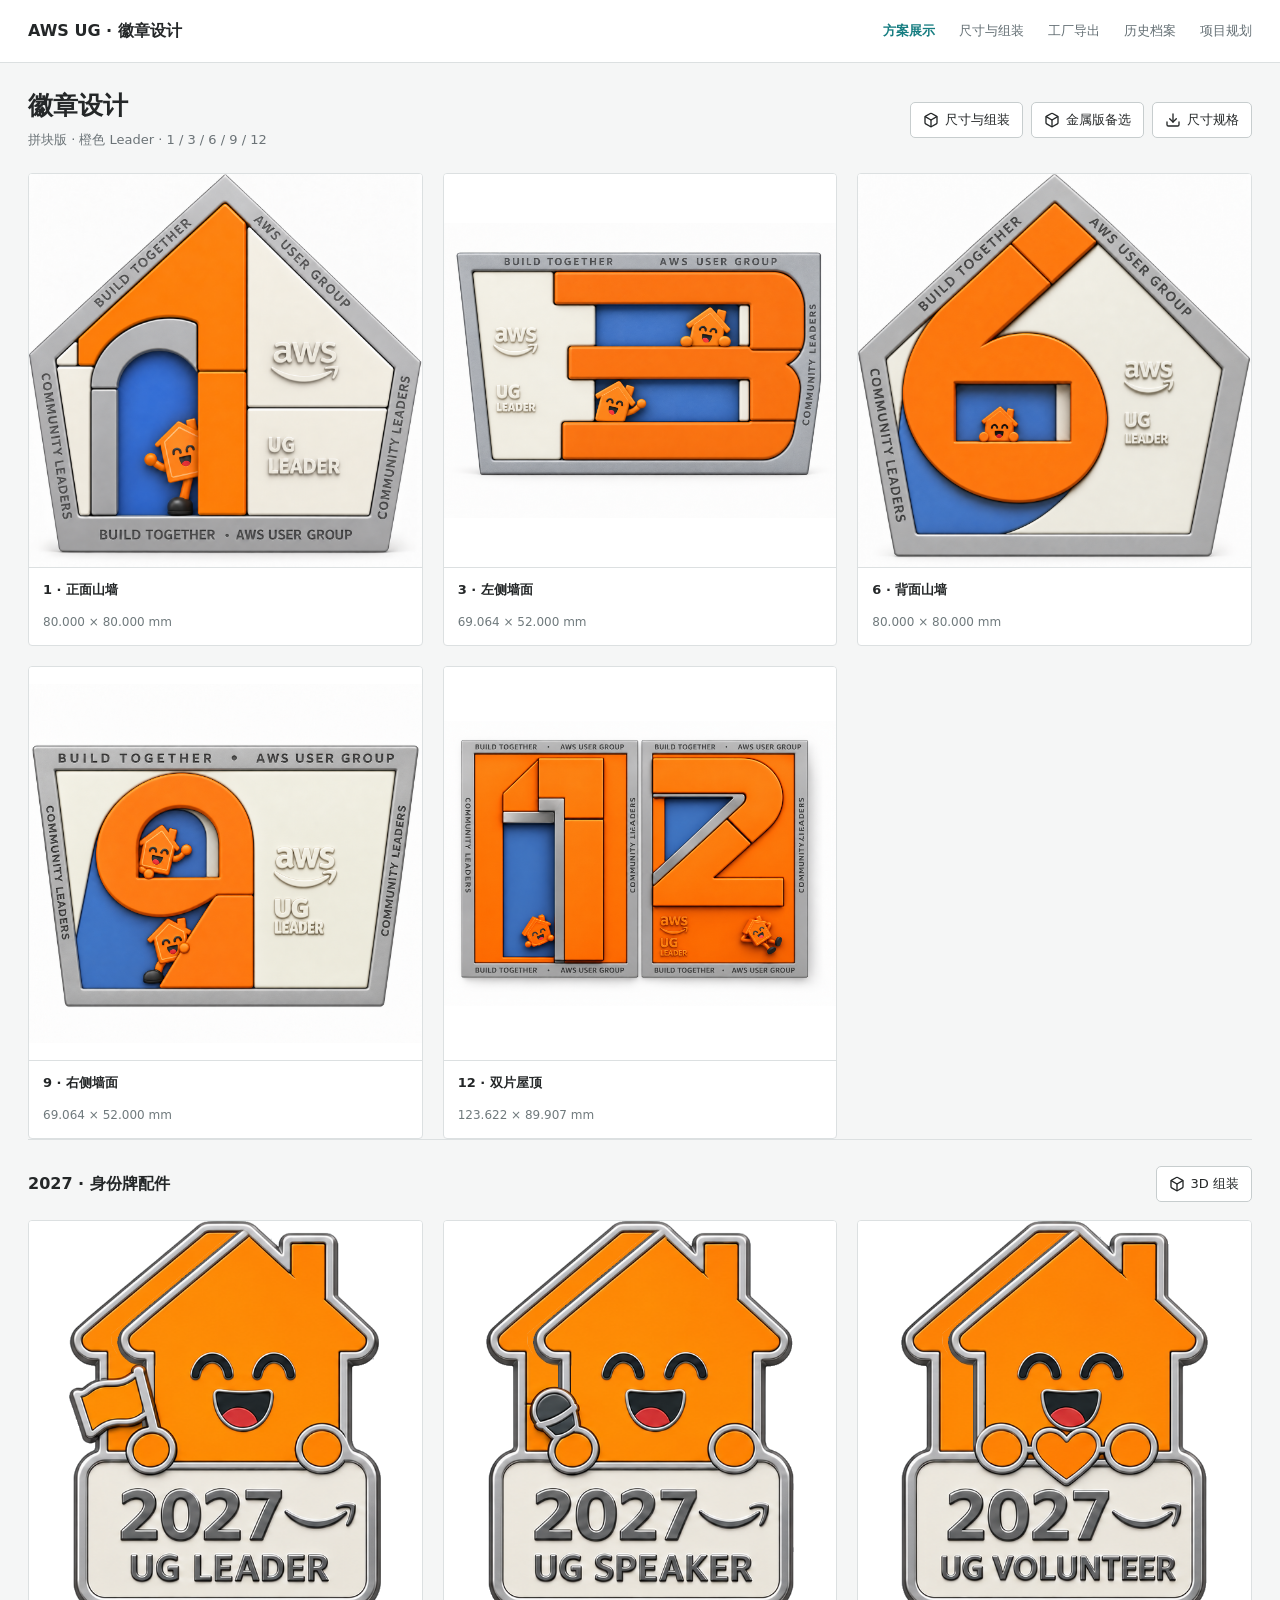
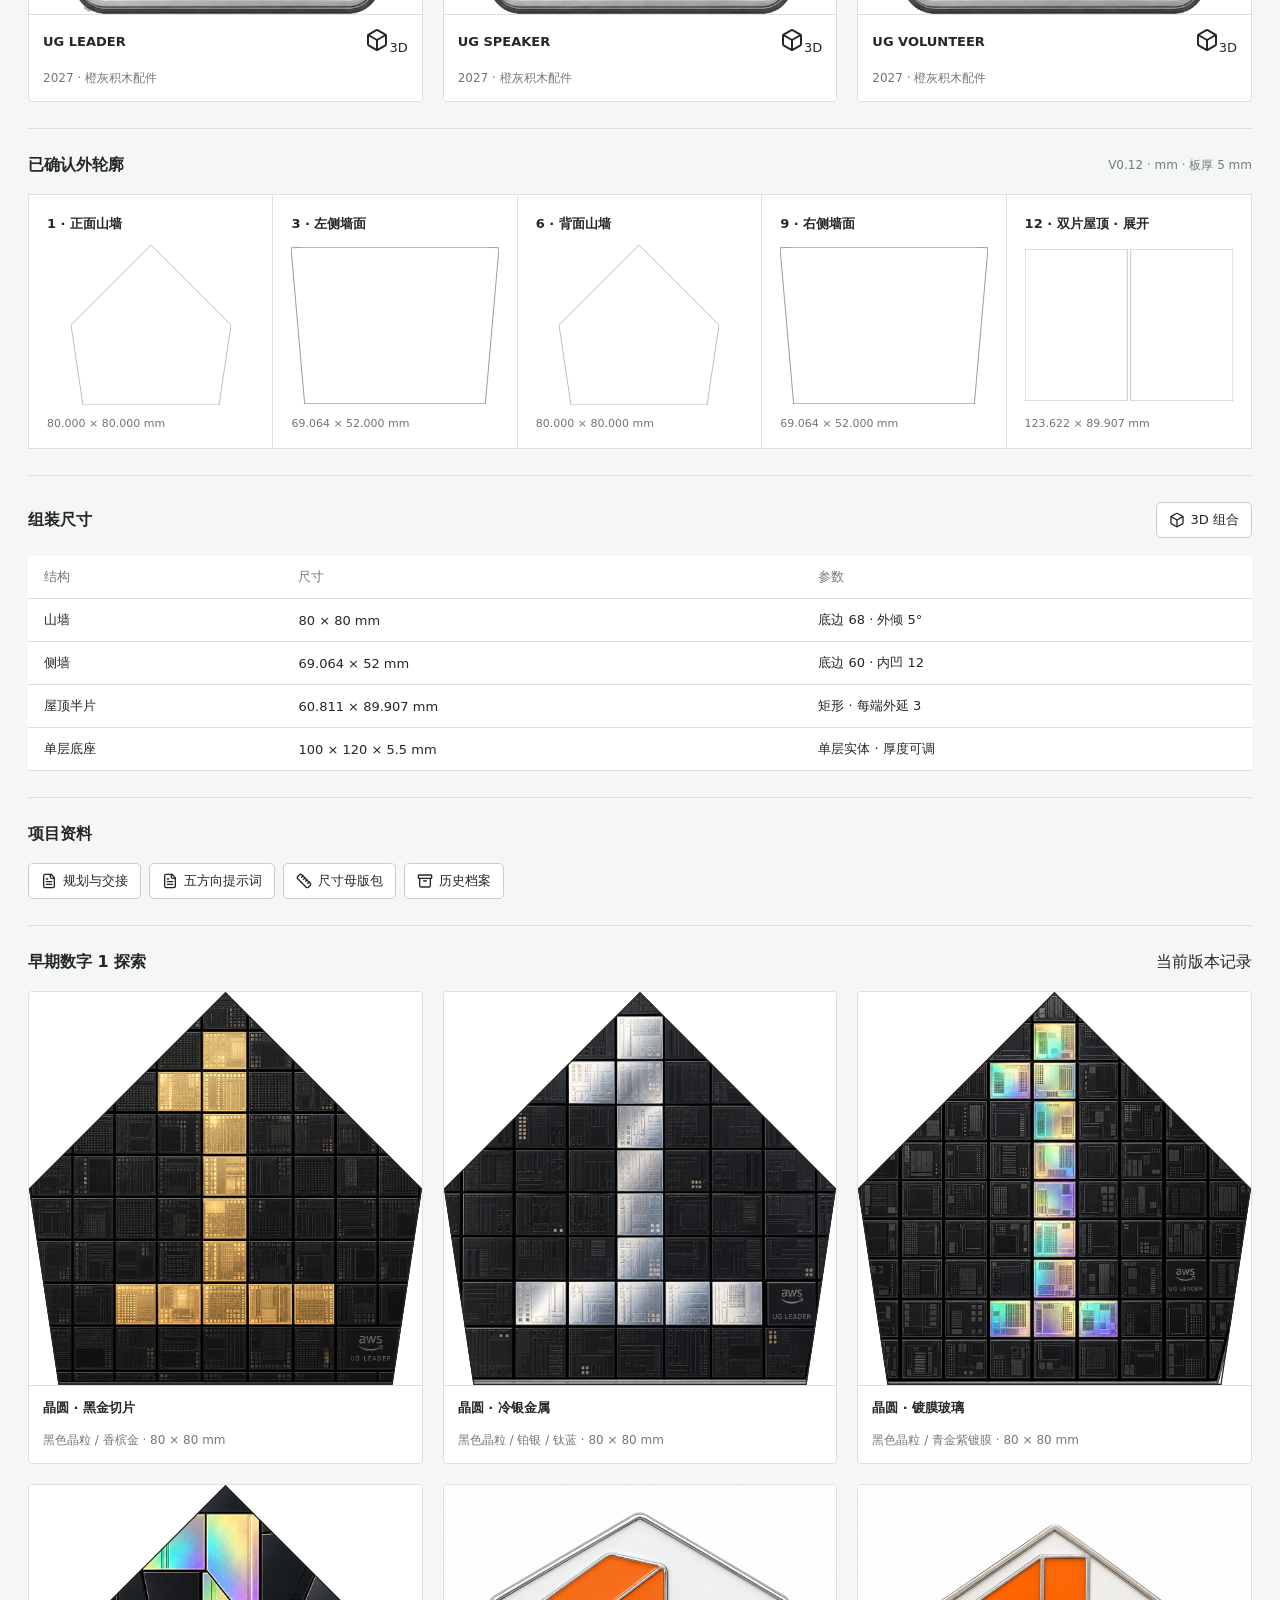
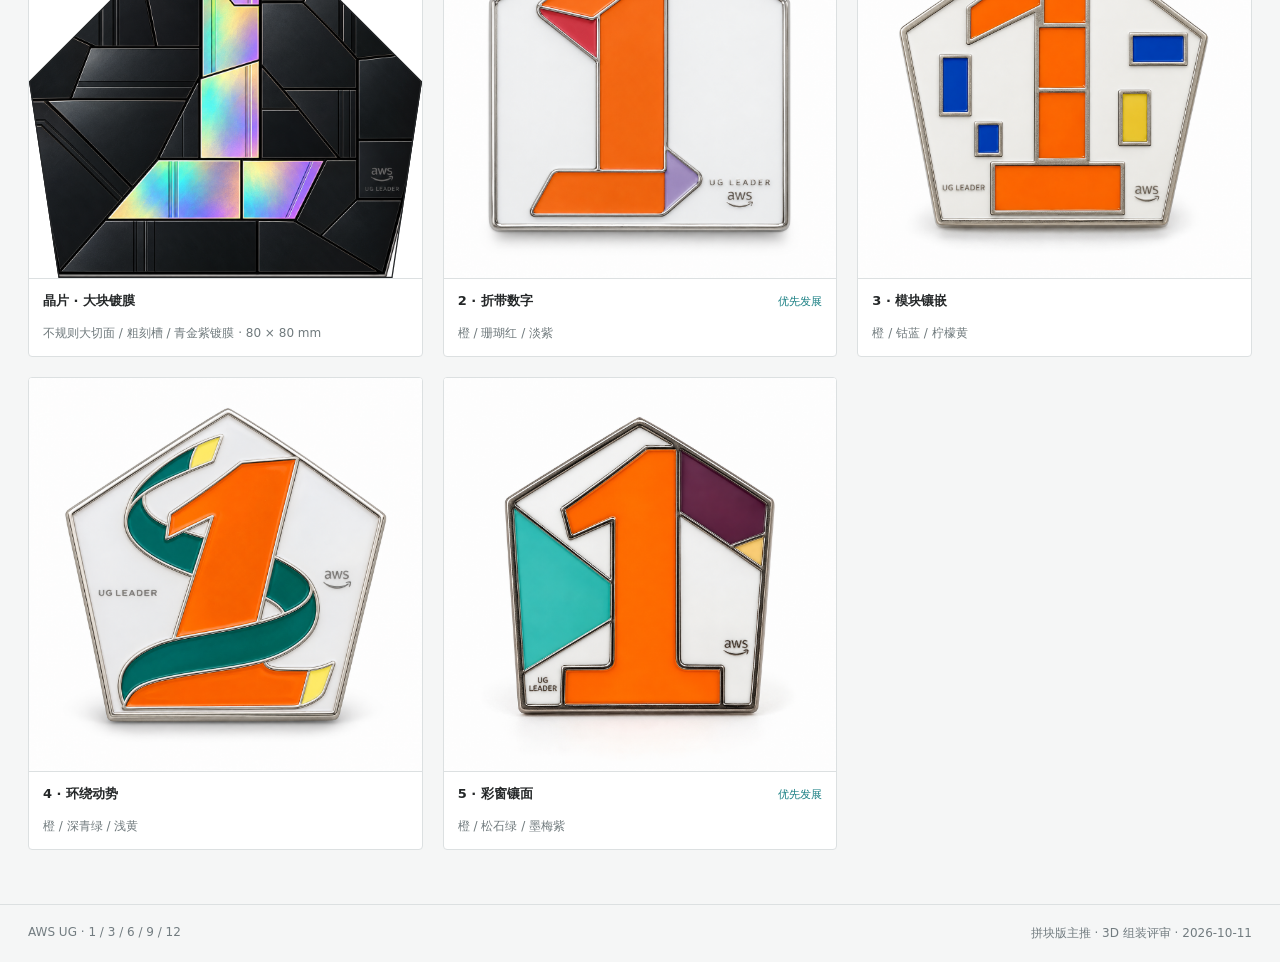
<file: index.html>
<!doctype html>
<html lang="zh-CN"><head><meta charset="utf-8"><meta name="viewport" content="width=device-width,initial-scale=1"><title>徽章设计 · AWS UG</title><link rel="icon" href="data:,"><link rel="stylesheet" href="assets/css/project.css"><script defer src="assets/vendor/project-lucide-0.468.0.min.js"></script><script defer src="assets/js/project.js"></script></head><body><header class="project-nav"><a class="project-brand" href="index.html">AWS UG · 徽章设计</a><nav aria-label="项目导航"><a href="index.html" aria-current="page">方案展示</a><a href="badge-dimensions.html" >尺寸与组装</a><a href="factory-export.html">工厂导出</a><a href="design-archive.html" >历史档案</a><a href="项目核心规范与Agent协作指南.md">项目规划</a></nav></header><main class="project-main"><div class="project-heading"><div><h1>徽章设计</h1><p class="project-sub">拼块版 · 橙色 Leader · 1 / 3 / 6 / 9 / 12</p></div><div class="project-actions"><a href="badge-dimensions.html"><i data-lucide="box"></i>尺寸与组装</a><a href="badge-dimensions.html?approved=1&amp;design=metal#model"><i data-lucide="box"></i>金属版备选</a><a href="specs/approved/house-v012.json" download><i data-lucide="download"></i>尺寸规格</a></div></div><div class="scheme-grid"><figure class="scheme" data-title="1 · 正面山墙" data-category=""><button data-image="designs/house-series/2026-10-09-block-puzzle-branch/badge-1-style-reference.png" data-caption="1 · 正面山墙" aria-label="查看 1 · 正面山墙"><img src="designs/house-series/2026-10-09-block-puzzle-branch/badge-1-style-reference.png" alt="1 · 正面山墙" loading="lazy"></button><figcaption><b>1 · 正面山墙</b></figcaption><p>80.000 × 80.000 mm</p></figure><figure class="scheme" data-title="3 · 左侧墙面" data-category=""><button data-image="designs/house-series/2026-10-09-block-puzzle-branch/badge-3-v02-block-joints-small-type.png" data-caption="3 · 左侧墙面" aria-label="查看 3 · 左侧墙面"><img src="designs/house-series/2026-10-09-block-puzzle-branch/badge-3-v02-block-joints-small-type.png" alt="3 · 左侧墙面" loading="lazy"></button><figcaption><b>3 · 左侧墙面</b></figcaption><p>69.064 × 52.000 mm</p></figure><figure class="scheme" data-title="6 · 背面山墙" data-category=""><button data-image="designs/house-series/2026-10-09-block-puzzle-branch/badge-6-v03-relocated-joint.png" data-caption="6 · 背面山墙" aria-label="查看 6 · 背面山墙"><img src="designs/house-series/2026-10-09-block-puzzle-branch/badge-6-v03-relocated-joint.png" alt="6 · 背面山墙" loading="lazy"></button><figcaption><b>6 · 背面山墙</b></figcaption><p>80.000 × 80.000 mm</p></figure><figure class="scheme" data-title="9 · 右侧墙面" data-category=""><button data-image="designs/house-series/2026-10-09-block-puzzle-branch/badge-9-v02-block-joints-small-type.png" data-caption="9 · 右侧墙面" aria-label="查看 9 · 右侧墙面"><img src="designs/house-series/2026-10-09-block-puzzle-branch/badge-9-v02-block-joints-small-type.png" alt="9 · 右侧墙面" loading="lazy"></button><figcaption><b>9 · 右侧墙面</b></figcaption><p>69.064 × 52.000 mm</p></figure><figure class="scheme" data-title="12 · 双片屋顶" data-category=""><button data-image="designs/house-series/2026-10-09-block-puzzle-branch/badge-12-v02-block-joints-small-type.png" data-caption="12 · 双片屋顶" aria-label="查看 12 · 双片屋顶"><img src="designs/house-series/2026-10-09-block-puzzle-branch/badge-12-v02-block-joints-small-type.png" alt="12 · 双片屋顶" loading="lazy"></button><figcaption><b>12 · 双片屋顶</b></figcaption><p>123.622 × 89.907 mm</p></figure></div><section class="project-section" id="accessories-2027"><div class="project-section-head"><h2>2027 · 身份牌配件</h2><a class="project-btn" href="badge-dimensions.html?accessory=leader#model"><i data-lucide="box"></i>3D 组装</a></div><div class="scheme-grid"><figure class="scheme" data-title="2027 · UG LEADER" data-category="accessory"><button data-image="designs/accessories/2027-house-roles/leader.png" data-caption="2027 · UG LEADER" aria-label="查看 2027 · UG LEADER"><img src="designs/accessories/2027-house-roles/leader.png" alt="2027 UG LEADER 身份牌" loading="lazy"></button><figcaption><b>UG LEADER</b><a href="badge-dimensions.html?accessory=leader#model" aria-label="在 3D 中查看 UG LEADER"><i data-lucide="box"></i>3D</a></figcaption><p>2027 · 橙灰积木配件</p></figure><figure class="scheme" data-title="2027 · UG SPEAKER" data-category="accessory"><button data-image="designs/accessories/2027-house-roles/speaker.png" data-caption="2027 · UG SPEAKER" aria-label="查看 2027 · UG SPEAKER"><img src="designs/accessories/2027-house-roles/speaker.png" alt="2027 UG SPEAKER 身份牌" loading="lazy"></button><figcaption><b>UG SPEAKER</b><a href="badge-dimensions.html?accessory=speaker#model" aria-label="在 3D 中查看 UG SPEAKER"><i data-lucide="box"></i>3D</a></figcaption><p>2027 · 橙灰积木配件</p></figure><figure class="scheme" data-title="2027 · UG VOLUNTEER" data-category="accessory"><button data-image="designs/accessories/2027-house-roles/volunteer.png" data-caption="2027 · UG VOLUNTEER" aria-label="查看 2027 · UG VOLUNTEER"><img src="designs/accessories/2027-house-roles/volunteer.png" alt="2027 UG VOLUNTEER 身份牌" loading="lazy"></button><figcaption><b>UG VOLUNTEER</b><a href="badge-dimensions.html?accessory=volunteer#model" aria-label="在 3D 中查看 UG VOLUNTEER"><i data-lucide="box"></i>3D</a></figcaption><p>2027 · 橙灰积木配件</p></figure></div></section><section class="project-section"><div class="project-section-head"><h2>已确认外轮廓</h2><small>V0.12 · mm · 板厚 5 mm</small></div><div class="contour-grid"><a class="contour-item" href="specs/approved/badge-1.svg" target="_blank"><b>1 · 正面山墙</b><img src="specs/approved/badge-1.svg" alt="1 批准轮廓"><small>80.000 × 80.000 mm</small></a><a class="contour-item" href="specs/approved/badge-3.svg" target="_blank"><b>3 · 左侧墙面</b><img src="specs/approved/badge-3.svg" alt="3 批准轮廓"><small>69.064 × 52.000 mm</small></a><a class="contour-item" href="specs/approved/badge-6.svg" target="_blank"><b>6 · 背面山墙</b><img src="specs/approved/badge-6.svg" alt="6 批准轮廓"><small>80.000 × 80.000 mm</small></a><a class="contour-item" href="specs/approved/badge-9.svg" target="_blank"><b>9 · 右侧墙面</b><img src="specs/approved/badge-9.svg" alt="9 批准轮廓"><small>69.064 × 52.000 mm</small></a><a class="contour-item" href="specs/approved/badge-12.svg" target="_blank"><b>12 · 双片屋顶 · 展开</b><img src="specs/approved/badge-12.svg" alt="12 批准轮廓"><small>123.622 × 89.907 mm</small></a></div></section><section class="project-section"><div class="project-section-head"><h2>组装尺寸</h2><a class="project-btn" href="badge-dimensions.html?approved=1#model"><i data-lucide="box"></i>3D 组合</a></div><div class="project-table"><table><thead><tr><th>结构</th><th>尺寸</th><th>参数</th></tr></thead><tbody><tr><td>山墙</td><td>80 × 80 mm</td><td>底边 68 · 外倾 5°</td></tr><tr><td>侧墙</td><td>69.064 × 52 mm</td><td>底边 60 · 内凹 12</td></tr><tr><td>屋顶半片</td><td>60.811 × 89.907 mm</td><td>矩形 · 每端外延 3</td></tr><tr><td>单层底座</td><td>100 × 120 × 5.5 mm</td><td>单层实体 · 厚度可调</td></tr></tbody></table></div></section><section class="project-section"><div class="project-section-head"><h2>项目资料</h2></div><div class="project-actions"><a href="项目核心规范与Agent协作指南.md"><i data-lucide="file-text"></i>规划与交接</a><a href="designs/number-one/2026-10-07/README.md"><i data-lucide="file-text"></i>五方向提示词</a><a href="specs/approved/README.md"><i data-lucide="ruler"></i>尺寸母版包</a><a href="design-archive.html"><i data-lucide="archive"></i>历史档案</a></div></section><section class="project-section" id="number-one-explorations"><div class="project-section-head"><h2>早期数字 1 探索</h2><a href="designs/house-series/2026-10-10-metal-clean-rebuild/README.md">当前版本记录</a></div><div class="scheme-grid"><figure class="scheme" data-title="晶圆 · 黑金切片" data-category=""><button data-image="designs/number-one/2026-10-10-wafer/badge-1-gold-fitted.svg" data-caption="晶圆 · 黑金切片" aria-label="查看 晶圆 · 黑金切片"><img src="designs/number-one/2026-10-10-wafer/badge-1-gold-fitted.svg" alt="晶圆 · 黑金切片" loading="lazy"></button><figcaption><b>晶圆 · 黑金切片</b></figcaption><p>黑色晶粒 / 香槟金 · 80 × 80 mm</p></figure><figure class="scheme" data-title="晶圆 · 冷银金属" data-category=""><button data-image="designs/number-one/2026-10-10-wafer/badge-1-silver-fitted.svg" data-caption="晶圆 · 冷银金属" aria-label="查看 晶圆 · 冷银金属"><img src="designs/number-one/2026-10-10-wafer/badge-1-silver-fitted.svg" alt="晶圆 · 冷银金属" loading="lazy"></button><figcaption><b>晶圆 · 冷银金属</b></figcaption><p>黑色晶粒 / 铂银 / 钛蓝 · 80 × 80 mm</p></figure><figure class="scheme" data-title="晶圆 · 镀膜玻璃" data-category=""><button data-image="designs/number-one/2026-10-10-wafer/badge-1-glass-fitted.svg" data-caption="晶圆 · 镀膜玻璃" aria-label="查看 晶圆 · 镀膜玻璃"><img src="designs/number-one/2026-10-10-wafer/badge-1-glass-fitted.svg" alt="晶圆 · 镀膜玻璃" loading="lazy"></button><figcaption><b>晶圆 · 镀膜玻璃</b></figcaption><p>黑色晶粒 / 青金紫镀膜 · 80 × 80 mm</p></figure><figure class="scheme" data-title="晶片 · 大块镀膜" data-category=""><button data-image="designs/number-one/2026-10-10-wafer/badge-1-glass-coarse-fitted.svg" data-caption="晶片 · 大块镀膜" aria-label="查看 晶片 · 大块镀膜"><img src="designs/number-one/2026-10-10-wafer/badge-1-glass-coarse-fitted.svg" alt="晶片 · 大块镀膜" loading="lazy"></button><figcaption><b>晶片 · 大块镀膜</b></figcaption><p>不规则大切面 / 粗刻槽 / 青金紫镀膜 · 80 × 80 mm</p></figure><figure class="scheme" data-title="2 · 折带数字" data-category=""><button data-image="designs/number-one/2026-10-07/02-ribbon.png" data-caption="2 · 折带数字" aria-label="查看 2 · 折带数字"><img src="designs/number-one/2026-10-07/02-ribbon.png" alt="2 · 折带数字" loading="lazy"></button><figcaption><b>2 · 折带数字</b><span class="preferred">优先发展</span></figcaption><p>橙 / 珊瑚红 / 淡紫</p></figure><figure class="scheme" data-title="3 · 模块镶嵌" data-category=""><button data-image="designs/number-one/2026-10-07/03-modular.png" data-caption="3 · 模块镶嵌" aria-label="查看 3 · 模块镶嵌"><img src="designs/number-one/2026-10-07/03-modular.png" alt="3 · 模块镶嵌" loading="lazy"></button><figcaption><b>3 · 模块镶嵌</b></figcaption><p>橙 / 钴蓝 / 柠檬黄</p></figure><figure class="scheme" data-title="4 · 环绕动势" data-category=""><button data-image="designs/number-one/2026-10-07/04-orbit.png" data-caption="4 · 环绕动势" aria-label="查看 4 · 环绕动势"><img src="designs/number-one/2026-10-07/04-orbit.png" alt="4 · 环绕动势" loading="lazy"></button><figcaption><b>4 · 环绕动势</b></figcaption><p>橙 / 深青绿 / 浅黄</p></figure><figure class="scheme" data-title="5 · 彩窗镶面" data-category=""><button data-image="designs/number-one/2026-10-07/05-mosaic.png" data-caption="5 · 彩窗镶面" aria-label="查看 5 · 彩窗镶面"><img src="designs/number-one/2026-10-07/05-mosaic.png" alt="5 · 彩窗镶面" loading="lazy"></button><figcaption><b>5 · 彩窗镶面</b><span class="preferred">优先发展</span></figcaption><p>橙 / 松石绿 / 墨梅紫</p></figure></div></section></main><footer class="project-footer"><span>AWS UG · 1 / 3 / 6 / 9 / 12</span><span>拼块版主推 · 3D 组装评审 · 2026-10-11</span></footer><dialog class="project-dialog" id="project-dialog" aria-label="查看设计原图"><div class="project-dialog-bar"><span data-caption></span><div class="dialog-tools"><button class="icon-btn" data-prev title="上一张" aria-label="上一张"><i data-lucide="chevron-left"></i></button><button class="icon-btn" data-next title="下一张" aria-label="下一张"><i data-lucide="chevron-right"></i></button><a class="icon-btn" data-original target="_blank" rel="noopener" title="打开原图" aria-label="打开原图"><i data-lucide="external-link"></i></a><button class="icon-btn" data-zoom title="原尺寸 / 适合屏幕" aria-label="原尺寸 / 适合屏幕" aria-pressed="false"><i data-lucide="zoom-in"></i></button><button class="icon-btn" data-close title="关闭" aria-label="关闭"><i data-lucide="x"></i></button></div></div><div class="project-dialog-stage"><img alt=""></div></dialog></body></html>
</file>
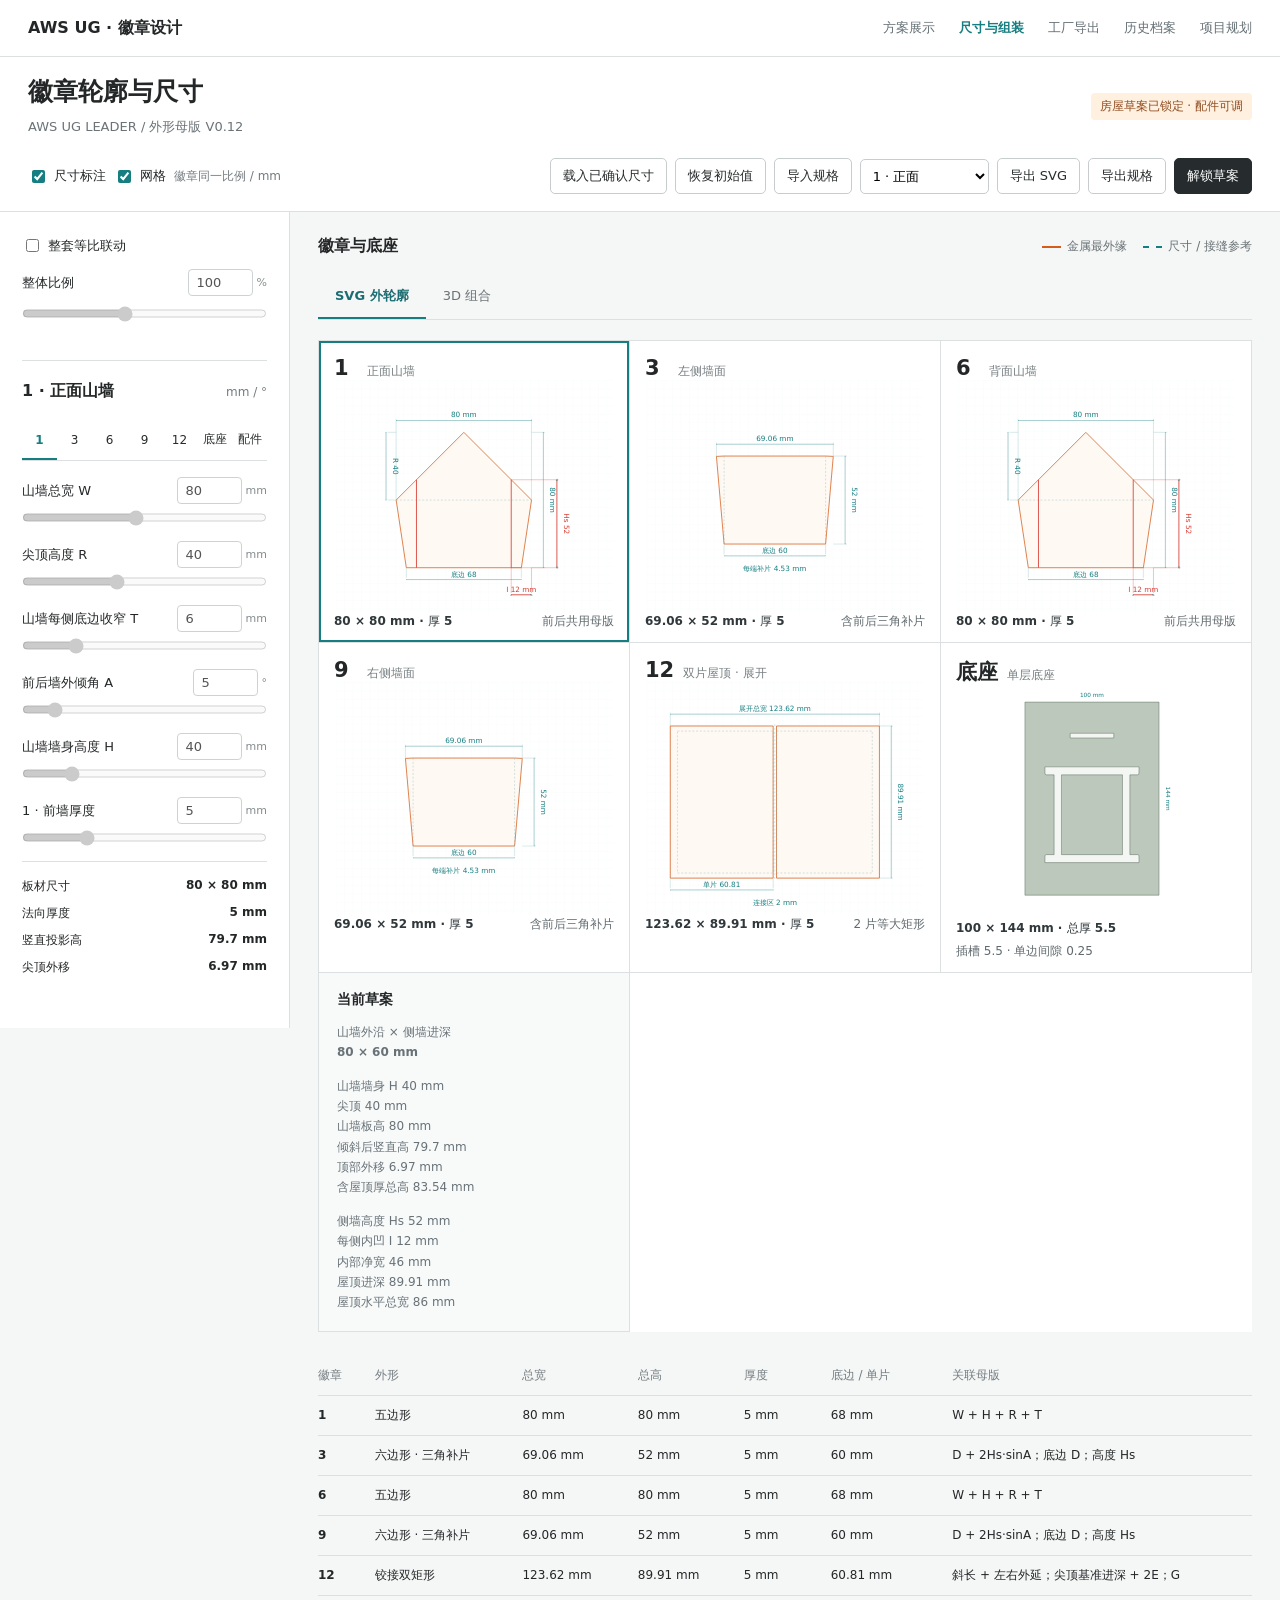
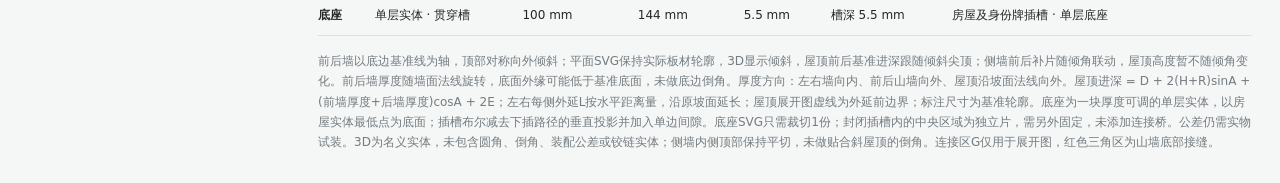
<file: badge-dimensions.html>
<!doctype html>
<html lang="zh-CN">
<head>
<meta charset="utf-8"><meta name="viewport" content="width=device-width,initial-scale=1">
<title>徽章轮廓与尺寸工作台</title><link rel="stylesheet" href="assets/css/project.css"><link rel="icon" href="data:,">
<style>
:root{font-family:system-ui,-apple-system,"PingFang SC",sans-serif;color:#242728;background:#f5f6f6;letter-spacing:0;--orange:#d55d1b;--line:#dce0e1;--teal:#167d81}*{box-sizing:border-box}body{margin:0}button,input,select{font:inherit}button,select{cursor:pointer}button{border:1px solid #c7cdce;background:white;color:#292c2d;border-radius:5px;padding:8px 12px;font-size:13px;white-space:nowrap}button:hover{background:#edf1f1}button.primary{background:#262c2e;color:#fff;border-color:#262c2e}button:focus-visible,input:focus-visible,select:focus-visible{outline:3px solid #76bec3;outline-offset:2px}header{background:#fff;border-bottom:1px solid var(--line);padding:22px 28px 17px}.heading{display:flex;align-items:center;justify-content:space-between;gap:18px}h1{font-size:25px;font-weight:650;margin:0}h2{font-size:16px;margin:0}p{margin:0}.sub{font-size:13px;color:#6b7377;margin-top:8px}.status{font-size:12px;color:#8e4c21;background:#fff0df;padding:5px 9px;border-radius:4px;white-space:nowrap}.toolbar{display:flex;justify-content:space-between;align-items:center;gap:12px;margin-top:20px;flex-wrap:wrap}.tools{display:flex;gap:8px;align-items:center;flex-wrap:wrap}.check{display:flex;align-items:center;gap:6px;font-size:13px}.check input{accent-color:var(--teal)}select{border:1px solid #c7cdce;border-radius:5px;background:white;max-width:160px;padding:8px;font-size:13px}.layout{display:grid;grid-template-columns:290px minmax(0,1fr);min-height:calc(100vh - 160px)}aside{background:#fff;border-right:1px solid var(--line);padding:24px 22px}.section-head{display:flex;align-items:center;justify-content:space-between;margin-bottom:19px}.unit{font-size:12px;color:#747c80}fieldset{border:0;padding:0;margin:0 0 22px}legend{font-size:12px;font-weight:650;color:#555e62;padding:0;margin-bottom:13px}.control{margin-bottom:17px}.control-top{display:flex;align-items:center;justify-content:space-between;gap:8px}.control label{font-size:13px}.numeric{display:flex;align-items:center;gap:4px}.numeric input{width:65px;padding:5px 5px 5px 8px;border:1px solid #cdd3d4;border-radius:4px;font-size:13px;background:#fff}.numeric span{font-size:11px;color:#848b8e}input[type=range]{width:100%;margin:10px 0 0;accent-color:var(--teal);height:15px}.derived{border-top:1px solid var(--line);padding-top:16px;font-size:12px}.derived div{display:flex;justify-content:space-between;margin-bottom:10px}.note{font-size:12px;color:#747c80;line-height:1.7;margin-top:14px}.error{font-size:12px;color:#b43b26;min-height:18px;margin-top:8px}main{min-width:0;padding:24px 28px 30px}.canvas-head{display:flex;justify-content:space-between;gap:12px;align-items:center}.legend{display:flex;gap:16px;font-size:12px;color:#6a7376}.legend span{display:flex;gap:6px;align-items:center}.line-key{width:19px;border-top:2px solid var(--orange)}.line-key.dim{border-color:var(--teal);border-top-style:dashed}.board{display:grid;grid-template-columns:repeat(3,minmax(0,1fr));margin-top:20px;background:#fff;border-top:1px solid var(--line);border-left:1px solid var(--line)}.badge{min-width:0;border-bottom:1px solid var(--line);border-right:1px solid var(--line);padding:15px 15px 12px}.badge-head{display:flex;align-items:baseline;gap:9px}.badge-head strong{font-size:21px;min-width:24px}.badge-head span{font-size:12px;color:#777f82}.drawing{display:block;width:100%;aspect-ratio:1.2;max-height:290px}.badge-foot{display:flex;justify-content:space-between;gap:6px;font-size:12px;color:#616a6e;flex-wrap:wrap}.badge-foot b{font-weight:550;color:#30383b}.summary{padding:18px;display:flex;flex-direction:column;justify-content:center;gap:13px;background:#f8fafa;border-right:1px solid var(--line);border-bottom:1px solid var(--line)}.summary h3{font-size:14px;margin:0}.summary p{font-size:12px;line-height:1.7;color:#687277}.table-wrap{overflow:auto;margin-top:24px}table{width:100%;border-collapse:collapse;font-size:12px;text-align:left;white-space:nowrap}th{font-weight:500;color:#747d81}th,td{padding:11px 12px;border-bottom:1px solid var(--line)}th:first-child,td:first-child{padding-left:0}.footnote{font-size:12px;color:#737c80;line-height:1.7;margin-top:15px}.toast{position:fixed;bottom:20px;left:50%;transform:translateX(-50%);background:#263033;color:white;padding:11px 18px;border-radius:5px;font-size:13px;opacity:0;pointer-events:none;transition:opacity .15s;max-width:90vw}.toast.visible{opacity:1}.print-note{display:none}@media(min-width:1600px){main{padding:28px 44px}.drawing{max-height:350px}}@media(max-width:1100px){.layout{grid-template-columns:255px minmax(0,1fr)}.board{grid-template-columns:repeat(2,minmax(0,1fr))}main{padding:22px 20px}.legend{gap:8px}.drawing{max-height:none}aside{padding:23px 17px}}@media(max-width:650px){header{padding:18px 16px}h1{font-size:22px}.heading{align-items:flex-start}.layout{display:flex;flex-direction:column}aside{border-right:0;border-bottom:1px solid var(--line);padding:19px 16px}.parameter-grid{display:grid;grid-template-columns:1fr 1fr;gap:0 20px}fieldset{margin-bottom:10px}.control{margin-bottom:12px}.derived{display:flex;gap:20px;flex-wrap:wrap}.derived div{gap:10px}.note{margin-top:3px}.canvas-head{align-items:flex-start;flex-direction:column}main{padding:22px 14px}.badge{padding:12px 8px}.badge-head{gap:5px}.badge-head span{font-size:11px}.badge-foot{font-size:11px}.toolbar{margin-top:15px}.tools{gap:6px}button{padding:8px 10px}.summary{padding:12px}.summary p{font-size:11px}.table-wrap{margin-top:18px}}@media print{header,aside,.canvas-head,.toast,.footnote{display:none}.layout{display:block}main{padding:0}.board{grid-template-columns:repeat(3,1fr)}.drawing{max-height:none}.print-note{display:block;font-size:12px;margin-bottom:15px}.table-wrap{margin-top:15px}body{background:white}*{-webkit-print-color-adjust:exact;print-color-adjust:exact}}
@media(max-width:650px){.board{grid-template-columns:1fr}.drawing{max-height:310px}.badge{padding:16px}.badge-head span{font-size:12px}.badge-foot{font-size:12px}.summary{padding:20px}.summary p{font-size:12px}}
.tabs{display:flex;gap:0;border-bottom:1px solid var(--line);margin-top:18px}.tabs button{border:0;border-radius:0;background:transparent;padding:12px 17px;border-bottom:2px solid transparent;color:#6b7377}.tabs button[aria-selected=true]{border-color:var(--teal);color:#1b6c70;font-weight:650}.board[hidden],[hidden]{display:none!important}.preview-controls{display:flex;gap:14px;align-items:center;flex-wrap:wrap;padding:14px 0}.preview-controls input[type=range]{width:110px;margin:0}.separation{display:flex;align-items:center;gap:8px;font-size:13px}.viewer{width:100%;height:clamp(400px,65vh,760px);position:relative;background:#f5f7f7;touch-action:none}.viewer canvas{width:100%;height:100%;display:block}.model-status{font-size:12px;color:#677477;line-height:1.8;padding:10px 0;border-bottom:1px solid var(--line)}.model-status.warning{color:#bc3c2a}.viewer-error{color:#b43b26;font-size:13px;padding:10px 0}.preview-controls button{padding:7px 10px}@media(max-width:650px){.viewer{height:440px}.preview-controls{gap:10px}.separation{flex-wrap:wrap}.tabs{margin-top:12px}}@media print{.tabs,.preview-controls,.viewer,.model-status,.viewer-error{display:none}.board[hidden]{display:grid!important}}
</style>
<style>
.set-scale{border-bottom:1px solid var(--line);margin-bottom:20px}.set-scale>.check{margin-bottom:14px}.accessory-settings{border-top:1px solid var(--line);margin-top:20px;padding-top:20px}.accessory-select{display:flex;flex-wrap:wrap;gap:10px;margin-bottom:18px}.accessory-select select{max-width:100%;width:100%}#accessoryStatus{display:block;line-height:1.6;color:#9b461e}.accessory-settings .section-head{margin-bottom:12px}.accessory-settings svg{width:16px;height:16px}.face-tabs{display:flex;border-bottom:1px solid var(--line);margin-bottom:16px}.face-tabs button{flex:1;min-width:0;padding:10px 5px;font-size:12px;border:0;border-radius:0;background:transparent;border-bottom:2px solid transparent}.face-tabs button[aria-selected=true]{border-color:var(--teal);color:var(--teal);font-weight:650}.badge[role=button]{cursor:pointer}.badge.selected{box-shadow:inset 0 0 0 2px var(--teal)}.badge[role=button]:focus-visible{outline:3px solid var(--teal);outline-offset:-3px}#faceControls .control{margin-bottom:12px}#faceControls input[type=range]{margin-top:6px}#faceDerived div{gap:10px}#faceDerived b{white-space:nowrap}@media(min-width:651px){aside{align-self:start;position:sticky;top:0;max-height:100vh;overflow:auto}}@media(max-width:650px){#faceControls{display:grid;grid-template-columns:minmax(0,1fr) minmax(0,1fr);gap:0 20px}}
</style>
</head>
<body class="workbench">
<header class="project-nav"><a class="project-brand" href="index.html">AWS UG · 徽章设计</a><nav aria-label="项目导航"><a href="index.html">方案展示</a><a href="badge-dimensions.html" aria-current="page">尺寸与组装</a><a href="factory-export.html">工厂导出</a><a href="design-archive.html">历史档案</a><a href="项目核心规范与Agent协作指南.md">项目规划</a></nav></header>
<header>
 <div class="heading"><div><h1>徽章轮廓与尺寸</h1><p class="sub">AWS UG LEADER / 外形母版 V0.12</p></div><span class="status" id="status">讨论草案 · 未锁定</span></div>
 <div class="toolbar"><div class="tools"><label class="check"><input type="checkbox" id="dimensions" checked>尺寸标注</label><label class="check"><input type="checkbox" id="grid" checked>网格</label><span class="unit">徽章同一比例 / mm</span></div><div class="tools"><button id="loadApproved">载入已确认尺寸</button><button id="reset">恢复初始值</button><button id="importJson">导入规格</button><input id="importFile" type="file" accept=".json,application/json" hidden><select id="exportTarget" aria-label="导出轮廓"><option value="1">1 · 正面</option><option value="3">3 · 左侧</option><option value="6">6 · 背面</option><option value="9">9 · 右侧</option><option value="base">底座 · 插槽顶面</option><option value="12">12 · 双片屋顶</option></select><button id="exportSvg">导出 SVG</button><button id="exportJson">导出规格</button><button class="primary" id="lock">锁定草案</button></div></div>
</header>
<div class="layout">
 <aside><section class="set-scale"><label class="check"><input id="linkSetScale" type="checkbox">整套等比联动</label><div class="control"><div class="control-top"><label for="setScale">整体比例</label><div class="numeric"><input id="setScale" type="number" value="100" step=".1" disabled><span>%</span></div></div><input id="setScaleRange" type="range" value="100" step=".1" aria-label="整体比例滑块" disabled></div><p id="scaleError" class="error" role="status"></p></section><div class="section-head"><h2 id="faceTitle">1 · 正面山墙</h2><span class="unit">mm / °</span></div>
 <div class="face-tabs" role="tablist" aria-label="徽章面板"><button role="tab" data-face="1" aria-controls="facePanel">1</button><button role="tab" data-face="3" aria-controls="facePanel">3</button><button role="tab" data-face="6" aria-controls="facePanel">6</button><button role="tab" data-face="9" aria-controls="facePanel">9</button><button role="tab" data-face="12" aria-controls="facePanel">12</button><button role="tab" data-face="base" aria-controls="facePanel">底座</button><button role="tab" data-face="accessory" aria-controls="facePanel">配件</button></div>
 <div id="facePanel" role="tabpanel"><div id="faceControls"></div><div class="derived" id="faceDerived"></div></div>
 <p class="error" role="status" id="error"></p>
 <section class="accessory-settings" aria-labelledby="accessoryTitle"><div class="section-head"><h2 id="accessoryTitle">2027 身份牌</h2><button class="icon-btn" id="resetAccessory" title="重置身份牌" aria-label="重置身份牌"><i data-lucide="rotate-ccw"></i></button></div><div class="accessory-select"><label for="accessoryCount">身份牌数量</label><select id="accessoryCount" aria-label="身份牌数量"><option value="0">0</option><option value="1">1</option><option value="2">2</option><option value="3">3</option></select><label for="accessoryIndex">编辑牌子</label><select id="accessoryIndex" aria-label="编辑牌子"></select><select id="accessoryRole" aria-label="身份牌角色"><option value="leader">UG LEADER</option><option value="speaker">UG SPEAKER</option><option value="volunteer">UG VOLUNTEER</option></select></div><div id="accessoryControls"></div><p id="accessoryStatus" class="unit" role="status"></p></section>
 </aside>
 <main><p class="print-note">AWS UG LEADER · 外轮廓尺寸草案 / 单位 mm / 非生产图</p>
 <div class="canvas-head"><h2>徽章与底座</h2><div class="legend"><span><i class="line-key"></i>金属最外缘</span><span><i class="line-key dim"></i>尺寸 / 接缝参考</span></div></div>
 <div class="tabs" role="tablist" aria-label="预览视图"><button id="outlineTab" role="tab" aria-selected="true" aria-controls="board" tabindex="0">SVG 外轮廓</button><button id="modelTab" role="tab" aria-selected="false" aria-controls="viewerPanel" tabindex="-1">3D 组合</button></div>
 <div class="board" id="board" role="tabpanel" aria-labelledby="outlineTab"></div>
 <section id="viewerPanel" role="tabpanel" aria-labelledby="modelTab" hidden>
 <div class="preview-controls"><label class="separation" for="separation">分解间距<input id="separation" type="range" min="0" max="80" value="0" step="1"><output id="separationValue">0 mm</output></label><label class="separation" for="insertionLift">下插预览<input id="insertionLift" type="range" min="0" max="100" value="0" step="1"><output id="insertionValue">0 mm</output></label><label class="check"><input id="showHouse" type="checkbox" checked>房子</label><label class="check"><input id="showBase" type="checkbox" checked>底座</label><label class="check"><input id="showRoof" type="checkbox" checked>屋顶</label><label class="check"><input id="showLabels" type="checkbox" checked>编号</label><label class="check"><input id="autoRotate" type="checkbox">自动旋转</label><button id="resetCamera">重置视角</button></div>
 <div class="preview-controls"><label class="check"><input id="showArtwork" type="checkbox" checked>当前设计贴图</label><select id="artworkCollection" aria-label="设计方案"><option value="puzzle" selected>拼块版 · 主推</option><option value="metal">金属版 · 备选</option></select><label id="artworkPaletteControl" hidden><select id="artworkPalette" aria-label="拼块配色"><option value="leader">橙色 · Leader</option><option value="speaker">绿色 · Speaker</option><option value="volunteer">紫色 · Volunteer</option></select></label><span id="artworkStatus" class="unit" role="status"></span><a href="badge-dimensions.html?approved=1#model" class="unit">V0.12 已确认组合</a></div>
 <div class="preview-controls" id="modelViews" aria-label="观察方向"><button data-view="iso">组合</button><button data-view="1">1 · 正面</button><button data-view="3">3 · 左侧</button><button data-view="6">6 · 背面</button><button data-view="9">9 · 右侧</button><button data-view="12">12 · 屋顶</button></div>
 <p id="modelStatus" class="model-status"></p><div id="viewer" class="viewer"></div><p id="viewerError" class="viewer-error" role="status"></p>
 </section>
 <div class="table-wrap"><table><thead><tr><th>徽章</th><th>外形</th><th>总宽</th><th>总高</th><th>厚度</th><th>底边 / 单片</th><th>关联母版</th></tr></thead><tbody id="sizeTable"></tbody></table></div>
 <p class="footnote">前后墙以底边基准线为轴，顶部对称向外倾斜；平面SVG保持实际板材轮廓，3D显示倾斜，屋顶前后基准进深跟随倾斜尖顶；侧墙前后补片随倾角联动，屋顶高度暂不随倾角变化。前后墙厚度随墙面法线旋转，底面外缘可能低于基准底面，未做底边倒角。厚度方向：左右墙向内、前后山墙向外、屋顶沿坡面法线向外。屋顶进深 = D + 2(H+R)sinA + (前墙厚度+后墙厚度)cosA + 2E；左右每侧外延L按水平距离量，沿原坡面延长；屋顶展开图虚线为外延前边界；标注尺寸为基准轮廓。底座为一块厚度可调的单层实体，以房屋实体最低点为底面；插槽布尔减去下插路径的垂直投影并加入单边间隙。底座SVG只需裁切1份；封闭插槽内的中央区域为独立片，需另外固定，未添加连接桥。公差仍需实物试装。3D为名义实体，未包含圆角、倒角、装配公差或铰链实体；侧墙内侧顶部保持平切，未做贴合斜屋顶的倒角。连接区G仅用于展开图，红色三角区为山墙底部接缝。</p>
 </main>
</div><div class="toast" id="toast" role="status"></div>
<script src="assets/js/badge-dimensions-geometry.js"></script>
<script src="data/approved-dimensions.js"></script>
<script src="assets/vendor/badge-jscad-modeling-2.12.1.min.js"></script>
<script src="assets/js/badge-accessory.js"></script>
<script src="assets/js/badge-accessory-assets.js"></script>
<script src="assets/js/badge-accessory-controls.js"></script>
<script src="assets/js/badge-dimensions-base.js"></script>
<script src="assets/js/badge-scale.js"></script>
<script src="assets/js/badge-scale-controls.js"></script>
<script src="assets/vendor/badge-three-0.128.0.min.js"></script>
<script src="assets/vendor/badge-orbit-0.128.0.js"></script>
<script src="assets/js/badge-artwork.js"></script>
<script src="assets/js/badge-dimensions-viewer.js"></script>
<script defer src="assets/vendor/project-lucide-0.468.0.min.js"></script>
<script>
'use strict';
const G=BadgeDimensions, key='aws-badge-outline-draft-v01';
let state=G.importSpec(BadgeApprovedSpec);
let selectedFace=location.hash==='#model'?'accessory':'1';
let hasAccessoryDraft=false;
try{const saved=JSON.parse(localStorage.getItem(key));if(saved){hasAccessoryDraft=typeof saved.params?.baseFrontExtension==='number';const imported=G.importSpec({schema:saved.schema||'aws-ug-badge-outline/v0.1',units:'mm',parameters:saved.params,status:saved.locked?'locked-draft':'draft'});state={params:imported.params,locked:imported.locked};}}catch{}
if(!hasAccessoryDraft)state.params.baseFrontExtension=24;
const controls=[['width','山墙总宽 W','frontControls',.5],['rise','尖顶高度 R','frontControls',.5],['taper','山墙每侧底边收窄 T','frontControls',.25],['wallTilt','前后墙外倾角 A','frontControls',.5],['depth','侧墙宽度 D','sideControls',.5],['inset','侧墙内凹距离 I','sideControls',.25],['wall','山墙墙身高度 H','wallControls',.5],['roofOverhangDepth','前后每端外延 E','roofControls',.5],['roofOverhangSide','左右每侧水平外延 L','roofControls',.5],['gap','中央连接区 G','roofControls',.25],['frontThickness','1 · 前墙厚度','thicknessControls',.1],['leftThickness','3 · 左墙厚度','thicknessControls',.1],['backThickness','6 · 后墙厚度','thicknessControls',.1],['rightThickness','9 · 右墙厚度','thicknessControls',.1],['roofThickness','12 · 屋顶法向厚度','thicknessControls',.1],['baseWidth','底座左右宽度','baseControls',1],['baseDepth','底座前后长度','baseControls',1],['baseSolidThickness','底座厚度','baseControls',.1],['baseClearance','插槽单边间隙','baseControls',.05]];
controls.push(['baseFrontExtension','正面额外外伸','baseControls',1]);
for(const [id,label,parent,step] of controls){const unit=id==='wallTilt'?'°':'mm';document.getElementById('faceControls').insertAdjacentHTML('beforeend',`<div class="control" data-control="${id}"><div class="control-top"><label for="${id}">${label}</label><div class="numeric"><input type="number" id="${id}" min="${G.limits[id][0]}" max="${G.limits[id][1]}" step="${step}" value="${state.params[id]}"><span>${unit}</span></div></div><input type="range" id="${id}Range" aria-label="${label}滑块" min="${G.limits[id][0]}" max="${G.limits[id][1]}" step="${step}" value="${state.params[id]}"></div>`);}
function persist(){try{localStorage.setItem(key,JSON.stringify({...state,schema:'aws-ug-badge-outline/v0.12'}));}catch{document.getElementById('error').textContent='本地存储不可用，可导出规格保留尺寸。';}}
const faceFields={ '1':['width','rise','taper','wallTilt','wall','frontThickness'], '6':['width','rise','taper','wallTilt','wall','backThickness'], '3':['depth','inset','wall','leftThickness'], '9':['depth','inset','wall','rightThickness'], '12':['roofOverhangDepth','roofOverhangSide','gap','roofThickness'], 'base':['baseWidth','baseDepth','baseSolidThickness','baseClearance'] };
faceFields.base.push('baseFrontExtension');faceFields.accessory=['baseFrontExtension','baseSolidThickness'];
function currentBase(){return BadgeBase.build(state.params,BadgeAccessoryControls.get());}
function renderFace(model){document.querySelector('.accessory-settings').hidden=selectedFace!=='accessory';if(selectedFace==='accessory'){document.getElementById('faceTitle').textContent='2027 · 身份牌配件';for(const e of document.querySelectorAll('[data-control]'))e.hidden=!faceFields.accessory.includes(e.dataset.control);for(const tab of document.querySelectorAll('.face-tabs [data-face]')){const active=tab.dataset.face==='accessory';tab.setAttribute('aria-selected',String(active));tab.tabIndex=active?0:-1;}document.getElementById('faceDerived').innerHTML='';document.getElementById('exportTarget').value='base';return;}if(selectedFace==='base'){const b=currentBase();document.getElementById('faceTitle').textContent='底座 · 单层实体';for(const e of document.querySelectorAll('[data-control]'))e.hidden=!faceFields.base.includes(e.dataset.control);for(const tab of document.querySelectorAll('.face-tabs [data-face]')){const selected=tab.dataset.face==='base';tab.setAttribute('aria-selected',String(selected));tab.tabIndex=selected?0:-1;}document.getElementById('faceDerived').innerHTML=[['底座尺寸',`${G.fmt(b.width)} × ${G.fmt(b.depth)} mm`],['结构','单层实体'],['底座厚度',`${G.fmt(b.thickness)} mm`],['最低点基准 Y',`${G.fmt(b.datum)} mm`],['插槽深度',`${G.fmt(b.slotDepth)} mm`],['单边间隙',`${G.fmt(b.clearance)} mm`]].map(([name,value])=>`<div><span>${name}</span><b>${value}</b></div>`).join('')+b.warnings.map(w=>`<p class="error">${w}</p>`).join('');document.getElementById('exportTarget').value='base';return;}const b=model.badges.find(b=>b.id===selectedFace);document.getElementById('faceTitle').textContent=`${b.id} · ${b.name}`;for(const e of document.querySelectorAll('[data-control]'))e.hidden=!faceFields[selectedFace].includes(e.dataset.control);for(const tab of document.querySelectorAll('.face-tabs [data-face]')){const selected=tab.dataset.face===selectedFace;tab.setAttribute('aria-selected',String(selected));tab.tabIndex=selected?0:-1;tab.setAttribute('aria-label',`${tab.dataset.face} ${(model.badges.find(b=>b.id===tab.dataset.face)||{name:'矩形底座'}).name}`);}const rows=[['板材尺寸',`${G.fmt(b.width)} × ${G.fmt(b.height)} mm`],['法向厚度',`${G.fmt(b.thickness)} mm`],...(b.type==='gable'?[['竖直投影高',`${G.fmt(model.gableVerticalHeight)} mm`],['尖顶外移',`${G.fmt(model.gableTopOffset)} mm`]]:b.type==='side'?[['动态墙高 Hs',`${G.fmt(model.sideHeight)} mm`],['每端补片深度',`${G.fmt(b.wing||0)} mm`]]:[['尖顶基准进深',`${G.fmt(model.roofBaseDepth)} mm`],['含外延进深',`${G.fmt(model.roofDepth)} mm`],['单片斜长',`${G.fmt(model.roofPanel)} mm`],['坡度',`${G.fmt(model.roofAngle)}°`]])];document.getElementById('faceDerived').innerHTML=rows.map(([name,value])=>`<div><span>${name}</span><b>${value}</b></div>`).join('');document.getElementById('exportTarget').value=selectedFace;}
function selectFace(id){if(!faceFields[id])return;selectedFace=id;render();}
document.querySelector('.face-tabs').addEventListener('click',e=>{const tab=e.target.closest('[data-face]');if(tab)selectFace(tab.dataset.face);});
document.querySelector('.face-tabs').addEventListener('keydown',e=>{if(!['ArrowLeft','ArrowRight','Home','End'].includes(e.key))return;e.preventDefault();const ids=['1','3','6','9','12','base','accessory'],i=ids.indexOf(selectedFace),id=e.key==='Home'?ids[0]:e.key==='End'?ids[ids.length-1]:ids[(i+(e.key==='ArrowRight'?1:ids.length-1))%ids.length];selectFace(id);document.querySelector(`.face-tabs [data-face="${id}"]`).focus();});
document.getElementById('board').addEventListener('click',e=>{const face=e.target.closest('[data-face]');if(face)selectFace(face.dataset.face);});
document.getElementById('board').addEventListener('keydown',e=>{if(['Enter',' '].includes(e.key)){const face=e.target.closest('[data-face]');if(face){e.preventDefault();selectFace(face.dataset.face);document.querySelector(`#board [data-face="${selectedFace}"]`).focus();}}});
function line(x1,y1,x2,y2,cls='extension'){return `<line x1="${x1}" y1="${y1}" x2="${x2}" y2="${y2}" class="${cls}"/>`;}
function horizontal(x1,x2,y,fromY,label){return line(x1,fromY,x1,y-1)+line(x2,fromY,x2,y-1)+line(x1,y,x2,y,'dimension')+`<text x="${(x1+x2)/2}" y="${y-1.8}" text-anchor="middle">${label}</text>`;}
function vertical(y1,y2,x,fromX,label){return line(fromX,y1,x+1,y1)+line(fromX,y2,x+1,y2)+line(x,y1,x,y2,'dimension')+`<text x="${x+4}" y="${(y1+y2)/2}" text-anchor="middle" transform="rotate(90 ${x+4} ${(y1+y2)/2})">${label}</text>`;}
function drawing(b,viewW,viewH){const p=state.params, dims=document.getElementById('dimensions').checked, grid=document.getElementById('grid').checked;const sideH=G.build(p).sideHeight,sideTop=p.wall+p.rise-sideH;const ox=(viewW-b.width-12)/2,oy=(viewH-b.height)/2+2;let annotations='';
 if(dims){annotations+=horizontal(0,b.width,-7,b.type==='gable'?p.rise:0,`${b.type==='roof'?'展开总宽 ':''}${G.fmt(b.width)} mm`);annotations+=vertical(0,b.height,b.width+7,b.width,`${G.fmt(b.height)} mm`);
 if(b.type==='gable'){annotations+=line(0,p.rise,b.width,p.rise,'guide');annotations+=vertical(0,p.rise,-6,0,`R ${G.fmt(p.rise)}`);annotations+=`<g class="wall-height">${vertical(sideTop,b.height,b.width+15,b.width-p.inset,`Hs ${G.fmt(sideH)}`)}<g class="side-position" stroke-width=".5">${line(p.inset,sideTop,p.inset,b.height,'side-position-line')}${line(b.width-p.inset,sideTop,b.width-p.inset,b.height,'side-position-line')}</g></g>`;annotations+=horizontal(p.taper,b.width-p.taper,b.height+7,b.height,`底边 ${G.fmt(b.bottom)}`);if(p.inset>0)annotations+=`<g class="wall-height inset-dimension">${horizontal(b.width-p.inset,b.width,b.height+16,b.height,`I ${G.fmt(p.inset)} mm`)}</g>`;}
 if(b.type==='side'){const wing=b.wing||0;annotations+=horizontal(wing,b.width-wing,b.height+7,b.height,`底边 ${G.fmt(b.bottom)}`);if(wing>0){annotations+=line(wing,0,wing,b.height,'guide')+line(b.width-wing,0,b.width-wing,b.height,'guide');annotations+=`<text x="${b.width/2}" y="${b.height+16}" text-anchor="middle">每端补片 ${G.fmt(wing)} mm</text>`;}}
 if(b.type==='roof'){const extra=b.panel-G.build(p).roofBasePanel,baseDepth=b.height-2*p.roofOverhangDepth;if(p.roofOverhangDepth>0||p.roofOverhangSide>0)annotations+=`<rect class="guide" x="${extra}" y="${p.roofOverhangDepth}" width="${b.panel-extra}" height="${baseDepth}" fill="none"/><rect class="guide" x="${b.panel+p.gap}" y="${p.roofOverhangDepth}" width="${b.panel-extra}" height="${baseDepth}" fill="none"/>`;annotations+=horizontal(0,b.panel,b.height+7,b.height,`单片 ${G.fmt(b.panel)}`);annotations+=line(b.panel+p.gap/2,-1,b.panel+p.gap/2,b.height+1,'guide');annotations+=`<text x="${b.panel+p.gap/2}" y="${b.height+16}" text-anchor="middle">连接区 ${G.fmt(p.gap)} mm</text>`;}}
 return `<svg class="drawing" role="img" aria-label="${b.id}徽章轮廓，宽${G.fmt(b.width)}毫米，高${G.fmt(b.height)}毫米" viewBox="0 0 ${viewW} ${viewH}" xmlns="http://www.w3.org/2000/svg"><defs><pattern id="grid${b.id}" width="5" height="5" patternUnits="userSpaceOnUse"><path d="M5 0H0V5" fill="none" stroke="#e9eded" stroke-width=".15"/></pattern><marker id="arrow${b.id}" viewBox="0 0 6 6" refX="3" refY="3" markerWidth="3" markerHeight="3" orient="auto-start-reverse"><path d="M6 0L0 3L6 6" fill="none" stroke="#167d81" stroke-width="1"/></marker></defs><style>text{font:${Math.max(2.7,Math.min(4.3,Math.max(viewW,viewH)/32))}px system-ui,sans-serif;fill:#167d81;letter-spacing:0}.extension{stroke:#83b7b9;stroke-width:.18}.dimension{stroke:#167d81;stroke-width:.22;marker-start:url(#arrow${b.id});marker-end:url(#arrow${b.id})}.guide{stroke:#83b7b9;stroke-width:.22;stroke-dasharray:1.2 1}.wall-height text{fill:#d83c32}.wall-height line{stroke:#d83c32}.wall-height .dimension{stroke-width:.5}</style>${grid?`<rect width="${viewW}" height="${viewH}" fill="url(#grid${b.id})"/>`:''}<g transform="translate(${ox},${oy})">${b.polygons.map(points=>`<path class="contour" d="${G.path(points)}" fill="#fff9f4" stroke="#d55d1b" stroke-width=".45" stroke-linejoin="miter"/>`).join('')}${annotations}</g></svg>`;
}
function baseDrawing(b){const outline=b.topOutlines.map(points=>G.path(points.map(([x,z])=>[x+b.width/2,z+b.planOffsetZ]))).join(' ');return `<svg class="drawing" role="img" aria-label="底座顶面及垂直插槽" viewBox="-12 -12 ${b.width+30} ${b.depth+30}"><path d="${G.path([[0,0],[b.width,0],[b.width,b.depth],[0,b.depth]])}" fill="#f4f6f4"/><path d="${outline}" fill="#bcc8bb" fill-rule="evenodd" stroke="#415446" stroke-width=".3"/>${document.getElementById('dimensions').checked?`<text x="${b.width/2}" y="-4" text-anchor="middle" font-size="4" fill="#167d81">${G.fmt(b.width)} mm</text><text x="${b.width+5}" y="${b.depth/2}" font-size="4" fill="#167d81" transform="rotate(90 ${b.width+5} ${b.depth/2})" text-anchor="middle">${G.fmt(b.depth)} mm</text>`:''}</svg>`;}
function render(){const model=G.build(state.params),baseModel=currentBase();const viewW=Math.max(82,...model.badges.map(b=>b.width+40)),viewH=Math.max(73,...model.badges.map(b=>b.height+48));document.getElementById('board').innerHTML=model.badges.map(b=>`<section class="badge${b.id===selectedFace?' selected':''}" data-face="${b.id}" role="button" tabindex="0" aria-pressed="${b.id===selectedFace}" aria-label="选择${b.id} ${b.name}"><div class="badge-head"><strong>${b.id}</strong><span>${b.name}</span></div>${drawing(b,viewW,viewH)}<div class="badge-foot"><b>${G.fmt(b.width)} × ${G.fmt(b.height)} mm · 厚 ${G.fmt(b.thickness)}</b><span>${b.type==='roof'?'2 片等大矩形':b.type==='gable'?'前后共用母版':(b.wing>0?'含前后三角补片':'垂直矩形 · 动态高度 Hs')}</span></div></section>`).join('')+`<section class="badge${selectedFace==='base'?' selected':''}" data-face="base" role="button" tabindex="0" aria-pressed="${selectedFace==='base'}" aria-label="选择矩形底座"><div class="badge-head"><strong>底座</strong><span>单层底座</span></div>${baseDrawing(baseModel)}<div class="badge-foot"><b>${G.fmt(baseModel.width)} × ${G.fmt(baseModel.depth)} mm · 总厚 ${G.fmt(baseModel.thickness)}</b><span>插槽 ${G.fmt(baseModel.slotDepth)} · 单边间隙 ${G.fmt(baseModel.clearance)}</span></div></section><section class="summary"><h3>当前草案</h3><p>山墙外沿 × 侧墙进深<br><b>${G.fmt(state.params.width)} × ${G.fmt(state.params.depth)} mm</b></p><p>山墙墙身 H ${G.fmt(state.params.wall)} mm<br>尖顶 ${G.fmt(state.params.rise)} mm<br>山墙板高 ${G.fmt(state.params.wall+state.params.rise)} mm<br>倾斜后竖直高 ${G.fmt(model.gableVerticalHeight)} mm<br>顶部外移 ${G.fmt(model.gableTopOffset)} mm<br>含屋顶厚总高 ${G.fmt(model.overallHeight)} mm</p><p>侧墙高度 Hs ${G.fmt(model.sideHeight)} mm<br>每侧内凹 I ${G.fmt(state.params.inset)} mm<br>内部净宽 ${G.fmt(state.params.width-2*state.params.inset-state.params.leftThickness-state.params.rightThickness)} mm<br>屋顶进深 ${G.fmt(model.roofDepth)} mm<br>屋顶水平总宽 ${G.fmt(model.roofSpan)} mm</p></section>`;
document.getElementById('sizeTable').innerHTML=model.badges.map(b=>`<tr><td><b>${b.id}</b></td><td>${b.type==='gable'?'五边形':b.type==='side'?(b.wing>0?'六边形 · 三角补片':'垂直矩形'):'铰接双矩形'}</td><td>${G.fmt(b.width)} mm</td><td>${G.fmt(b.height)} mm</td><td>${G.fmt(b.thickness)} mm</td><td>${G.fmt(b.panel||b.bottom)} mm</td><td>${b.type==='gable'?'W + H + R + T':b.type==='side'?'D + 2Hs·sinA；底边 D；高度 Hs':'斜长 + 左右外延；尖顶基准进深 + 2E；G'}</td></tr>`).join('')+`<tr><td><b>底座</b></td><td>单层实体 · 贯穿槽</td><td>${G.fmt(baseModel.width)} mm</td><td>${G.fmt(baseModel.depth)} mm</td><td>${G.fmt(baseModel.thickness)} mm</td><td>槽深 ${G.fmt(baseModel.slotDepth)} mm</td><td>房屋及身份牌插槽 · 单层底座</td></tr>`;
renderFace(model);
document.getElementById('status').textContent=state.locked?'房屋草案已锁定 · 配件可调':'讨论草案 · 未锁定';document.getElementById('lock').textContent=state.locked?'解锁草案':'锁定草案';document.getElementById('reset').disabled=state.locked;
for(const [id] of controls){for(const suffix of ['', 'Range']){const e=document.getElementById(id+suffix);e.disabled=state.locked&&!['baseFrontExtension','baseSolidThickness'].includes(id);if(id==='inset')e.max=Math.min(G.limits.inset[1],Math.floor(((state.params.width-state.params.leftThickness-state.params.rightThickness)/2-.001)*4)/4);if(document.activeElement!==e)e.value=state.params[id];}}
updateModel();
}
for(const [id] of controls){for(const suffix of ['', 'Range']){const e=document.getElementById(id+suffix);e.addEventListener('input',()=>{if(state.locked&&!['baseFrontExtension','baseSolidThickness'].includes(id))return;const n=e.valueAsNumber,[min,max]=G.limits[id];if(!Number.isFinite(n)||n<min||n>max){document.getElementById('error').textContent=`尺寸范围：${min}–${max} ${id==='wallTilt'?'°':'mm'}`;e.setAttribute('aria-invalid','true');return;}if(!G.validate({...state.params,[id]:n})){document.getElementById('error').textContent='内凹距离须小于半宽，且左右厚度之和须小于侧墙间距。';e.setAttribute('aria-invalid','true');return;}e.removeAttribute('aria-invalid');document.getElementById('error').textContent='';if(BadgeScaleControls.linkedDimension(id,n))return;state.params[id]=n;persist();BadgeScaleControls.rebase();render();});e.addEventListener('change',()=>{e.value=state.params[id];e.removeAttribute('aria-invalid');document.getElementById('error').textContent='';});}}
document.getElementById('dimensions').addEventListener('change',render);document.getElementById('grid').addEventListener('change',render);
let toastTimer;function toast(message){const e=document.getElementById('toast');e.textContent=message;e.classList.add('visible');clearTimeout(toastTimer);toastTimer=setTimeout(()=>e.classList.remove('visible'),2500);}
document.getElementById('lock').addEventListener('click',()=>{state.locked=!state.locked;persist();BadgeScaleControls.rebase();render();toast(state.locked?'已锁定当前尺寸草案':'已解锁，可继续调整');});
document.getElementById('loadApproved').addEventListener('click',()=>{if(!confirm('载入已确认尺寸并锁定？本地草案将被替换。'))return;const approved=G.importSpec(BadgeApprovedSpec);state={params:approved.params,locked:true};persist();BadgeScaleControls.rebase();render();toast('已载入已确认尺寸');});
document.getElementById('reset').addEventListener('click',()=>{if(!state.locked&&confirm('恢复初始讨论尺寸？当前调整将被替换。')){state.params={...G.defaults};persist();BadgeScaleControls.rebase();render();toast('已恢复初始讨论尺寸');}});
function download(name,content,type){const a=document.createElement('a'),url=URL.createObjectURL(new Blob([content],{type}));a.href=url;a.download=name;a.click();setTimeout(()=>URL.revokeObjectURL(url),1000);}
document.getElementById('exportSvg').addEventListener('click',()=>{const id=document.getElementById('exportTarget').value,b=G.build(state.params).badges.find(b=>b.id===id);if(id==='base'){download('base-single-slab.svg',BadgeBase.svg(currentBase()),'image/svg+xml');toast('已导出单层底座模板，裁切 1 份');return;}download(`badge-${id}-contour.svg`,G.contourSvg(b),'image/svg+xml');toast(`已导出 ${id} 外轮廓，单位 mm`);});
document.getElementById('exportJson').addEventListener('click',()=>{const m=G.build(state.params);download('badge-outline-draft-v012.json',JSON.stringify({schema:'aws-ug-badge-outline/v0.12',units:'mm',angleUnits:'degrees',status:state.locked?'locked-draft':'draft',exportedAt:new Date().toISOString(),parameters:state.params,accessory:BadgeAccessoryControls.get(),derived:{sideWingDepth:m.badges[1].wing,wallTiltPivot:'side-wall-bottom-joint',wallTiltPivots:G.assembly(state.params).pivots,gableVerticalHeight:m.gableVerticalHeight,gableTopOffset:m.gableTopOffset,roofBaseDepth:m.roofBaseDepth,roofDepth:m.roofDepth,roofSpan:m.roofSpan,roofEaveHeight:m.roofEaveHeight,roofBasePanel:m.roofBasePanel,outerDepth:m.overallDepth,overallHeight:m.overallHeight,roofThicknessDirection:'outward-slope-normal',innerWidth:state.params.width-2*state.params.inset-state.params.leftThickness-state.params.rightThickness,sideHeight:m.sideHeight,roofPanel:m.roofPanel,roofAngleDegrees:m.roofAngle,sideSpacing:state.params.width-2*state.params.inset},base:{width:state.params.baseWidth,depth:currentBase().depth,frontExtension:state.params.baseFrontExtension,layerCount:1,layerThickness:state.params.baseSolidThickness,totalThickness:state.params.baseSolidThickness,structure:'single-slab',singleSideClearance:state.params.baseClearance,datum:currentBase().datum,slotType:'through-vertical-insertion-sweep'},badges:m.badges,productionReady:false},null,2),'application/json');toast('已导出当前尺寸规格');});
document.getElementById('importJson').addEventListener('click',()=>document.getElementById('importFile').click());
document.getElementById('importFile').addEventListener('change',async e=>{const file=e.target.files[0];if(!file)return;try{if(file.size>256*1024)throw new Error('规格文件过大，最多256 KB。');const importedSpec=JSON.parse(await file.text()),imported=G.importSpec(importedSpec);state={params:imported.params,locked:imported.locked};if(importedSpec.accessory)BadgeAccessoryControls.restore(importedSpec.accessory);document.getElementById('error').textContent='';persist();document.activeElement.blur();render();toast(imported.migrated?'已迁移为单层底座，保留原总厚度；草案需重新锁定':'已导入尺寸规格');}catch(error){document.getElementById('error').textContent=error instanceof SyntaxError?'JSON格式不正确，当前尺寸未修改。':error.message;toast('导入失败，当前尺寸未修改');}finally{e.target.value='';}});
let viewer=null,activeView='outline';
document.getElementById('showLabels').checked=false;
if(new URLSearchParams(location.search).get('approved')==='1'){state=G.importSpec(BadgeApprovedSpec);if(new URLSearchParams(location.search).has('accessory'))state.params.baseFrontExtension=24;}
const requestedDesign=new URLSearchParams(location.search).get('design');if(['metal','puzzle'].includes(requestedDesign))document.getElementById('artworkCollection').value=requestedDesign;
const requestedPalette=new URLSearchParams(location.search).get('color');
if(['leader','speaker','volunteer'].includes(requestedPalette))document.getElementById('artworkPalette').value=requestedPalette;
function syncArtworkControls(){document.getElementById('artworkPaletteControl').hidden=document.getElementById('artworkCollection').value!=='puzzle';}
syncArtworkControls();
function modelOptions(){return {accessory:BadgeAccessoryControls.get(),collection:BadgeArtwork.resolveCollection(document.getElementById('artworkCollection').value,document.getElementById('artworkPalette').value),artwork:document.getElementById('showArtwork').checked,base:document.getElementById('showBase').checked,house:document.getElementById('showHouse').checked,lift:Number(document.getElementById('insertionLift').value),selected:selectedFace,separation:Number(document.getElementById('separation').value),roof:document.getElementById('showRoof').checked,labels:document.getElementById('showLabels').checked,rotate:document.getElementById('autoRotate').checked};}
function updateModel(){const status=document.getElementById('modelStatus'),p=state.params,m=G.build(p);status.textContent=`前后墙外倾 ${G.fmt(p.wallTilt)}°，侧墙下角接点固定（红点）；侧墙高度 Hs ${G.fmt(m.sideHeight)} mm，顶部贴合屋顶；每侧内凹 I ${G.fmt(p.inset)} mm，内部净宽 ${G.fmt(p.width-2*p.inset-p.leftThickness-p.rightThickness)} mm；屋顶进深 ${G.fmt(m.roofDepth)} mm、水平总宽 ${G.fmt(m.roofSpan)} mm。`+(m.roofEaveHeight<0?' 屋檐低于底面，请减小左右外延。':'')+(p.wallTilt>0?' 屋顶进深已跟随尖顶；侧墙前后三角区已补齐，上部屋顶高度接缝仍待处理；虚线为倾斜前位置，接缝及底边倒角待处理。':'')+(p.wallTilt===0&&p.inset<p.taper?' 红色三角区为山墙底部接缝空隙。':'');status.classList.toggle('warning',p.wallTilt>0||p.inset<p.taper||m.roofEaveHeight<0);document.getElementById('separationValue').textContent=`${document.getElementById('separation').value} mm`;const bm=currentBase();status.textContent+=` 底座 ${G.fmt(bm.width)} × ${G.fmt(bm.depth)} mm，总厚 ${G.fmt(bm.thickness)} mm；单层实体，单边间隙 ${G.fmt(bm.clearance)} mm。`+bm.warnings.join(' ');if(bm.warnings.length)status.classList.add('warning');document.getElementById('insertionValue').textContent=`${document.getElementById('insertionLift').value} mm`;const accessory=BadgeAccessoryControls.get(),items=BadgeAccessory.activeItems(accessory);const notices=items.map((item,i)=>{const footprint=BadgeAccessory.insertionFootprint(p,bm,item);return footprint.some(([x,z])=>Math.abs(x)>bm.width/2-2||z < -p.baseDepth/2-p.baseFrontExtension+2||z>p.baseDepth/2-2)?'牌子 '+(i+1)+' 插槽接近或超出底座边缘。':!footprint.length?'牌子 '+(i+1)+' 未插入底座。':'';}).filter(Boolean);document.getElementById('accessoryStatus').textContent=notices.join(' ')||(items.length+' 块 · 宽 '+G.fmt(accessory.width)+' mm · 厚 '+G.fmt(accessory.thickness)+' mm');if(activeView!=='model')return;document.getElementById('viewerError').textContent='';try{if(!viewer)viewer=new BadgeOutlineViewer(document.getElementById('viewer'));viewer.onSelect=selectFace;viewer.visible=true;viewer.update(state.params,modelOptions());}catch(error){document.getElementById('viewerError').textContent=error.message;}}
function setView(view){activeView=view;if(view==='model'&&selectedFace==='1')selectFace('accessory');const model=view==='model';document.getElementById('board').hidden=model;document.getElementById('viewerPanel').hidden=!model;for(const [id,selected] of [['outlineTab',!model],['modelTab',model]]){document.getElementById(id).setAttribute('aria-selected',String(selected));document.getElementById(id).tabIndex=selected?0:-1;}if(viewer)viewer.visible=model;updateModel();}
for(const [id,view] of [['outlineTab','outline'],['modelTab','model']]){document.getElementById(id).addEventListener('click',()=>setView(view));document.getElementById(id).addEventListener('keydown',e=>{if(['ArrowLeft','ArrowRight','Home','End'].includes(e.key)){e.preventDefault();const next=e.key==='Home'?'outline':e.key==='End'?'model':activeView==='model'?'outline':'model';setView(next);document.getElementById(next==='model'?'modelTab':'outlineTab').focus();}});}
for(const id of ['separation','insertionLift','showHouse','showBase','showRoof','showLabels','autoRotate','showArtwork','artworkCollection','artworkPalette'])document.getElementById(id).addEventListener('input',()=>{syncArtworkControls();updateModel();});
document.getElementById('resetCamera').addEventListener('click',()=>{if(viewer)viewer.fit(true);});
document.getElementById('modelViews').addEventListener('click',e=>{const button=e.target.closest('[data-view]');if(button&&viewer){document.getElementById('autoRotate').checked=false;if(button.dataset.view!=='iso')selectFace(button.dataset.view);viewer.view(button.dataset.view);}});
BadgeAccessoryControls.mount(()=>{BadgeScaleControls.rebase();render();});
BadgeScaleControls.mount({get:()=>({params:{...state.params},accessory:BadgeAccessoryControls.get()}),set:out=>{state.params=out.params;state.locked=false;BadgeAccessoryControls.restore(out.accessory,true);persist();render();},unlock:()=>{state.locked=false;persist();render();}});
render();
if(location.hash==='#model')setView('model');
</script>
</body>
</html>
</file>
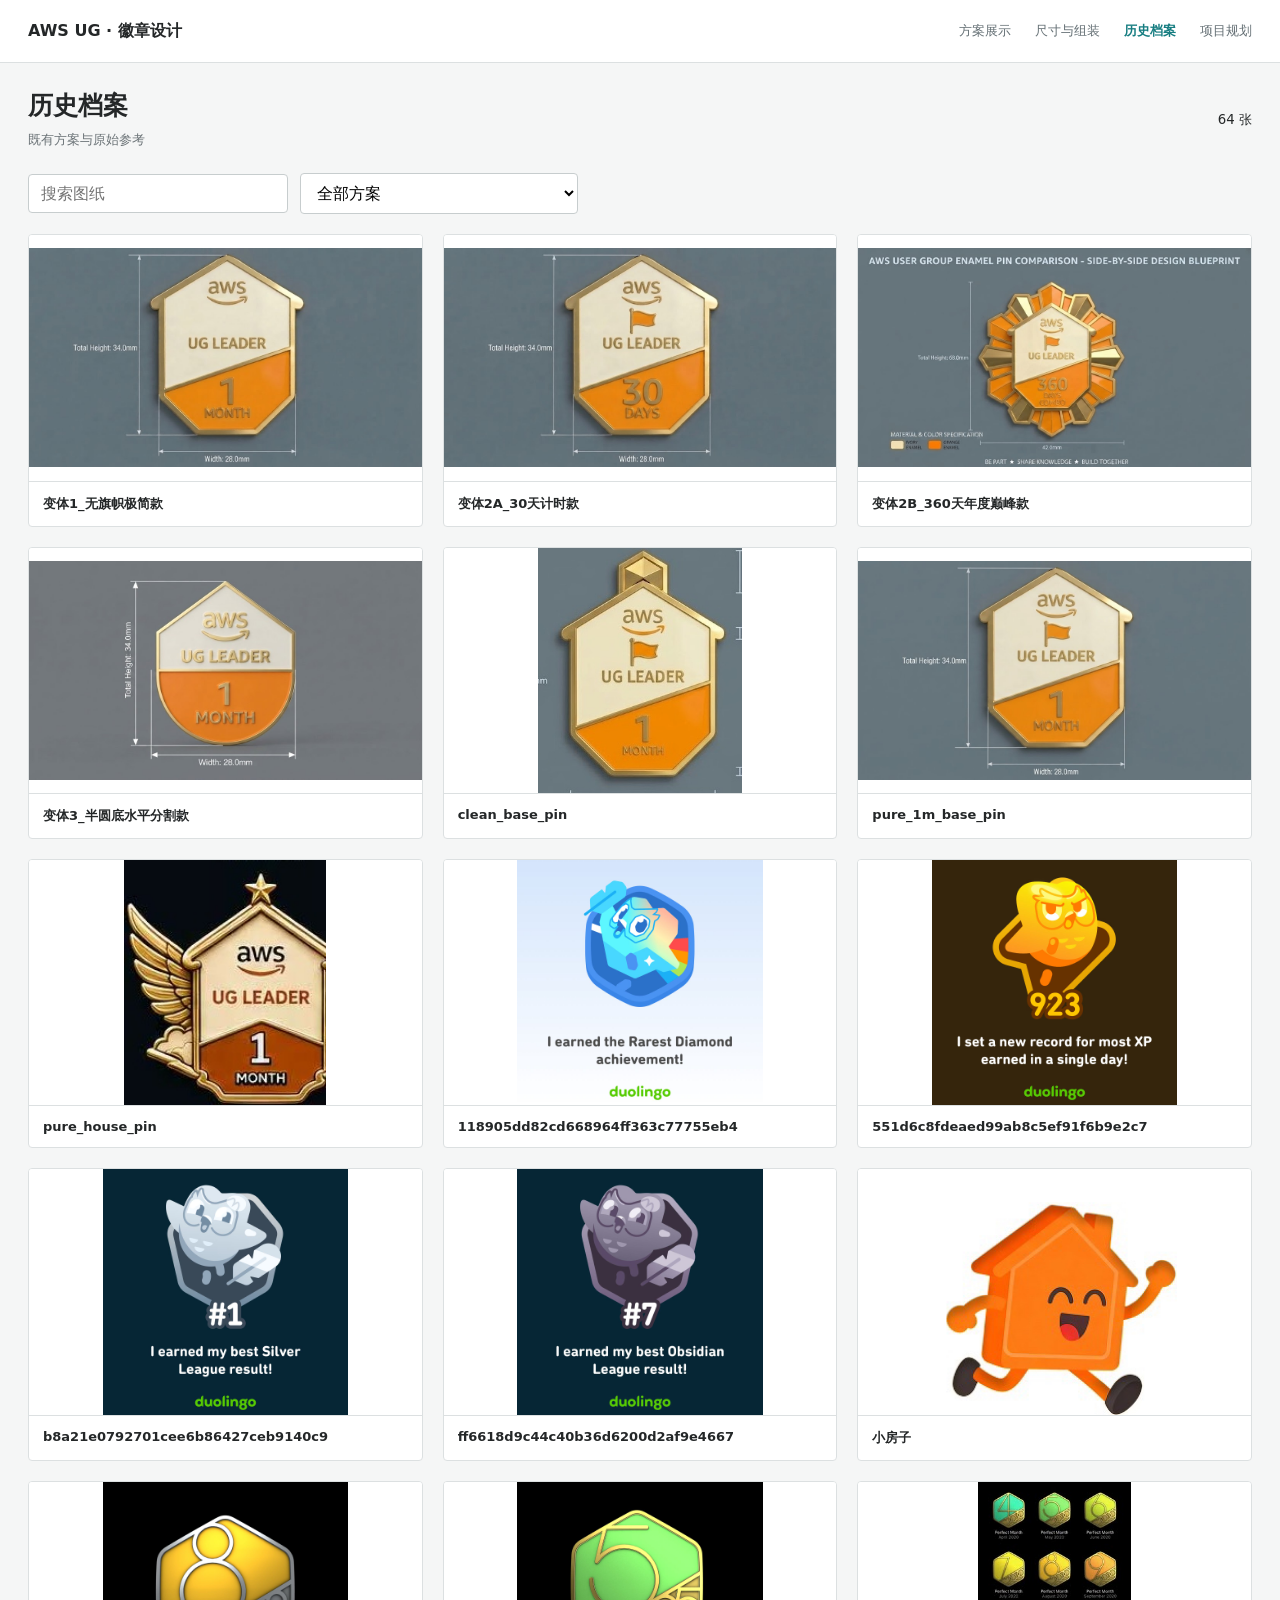
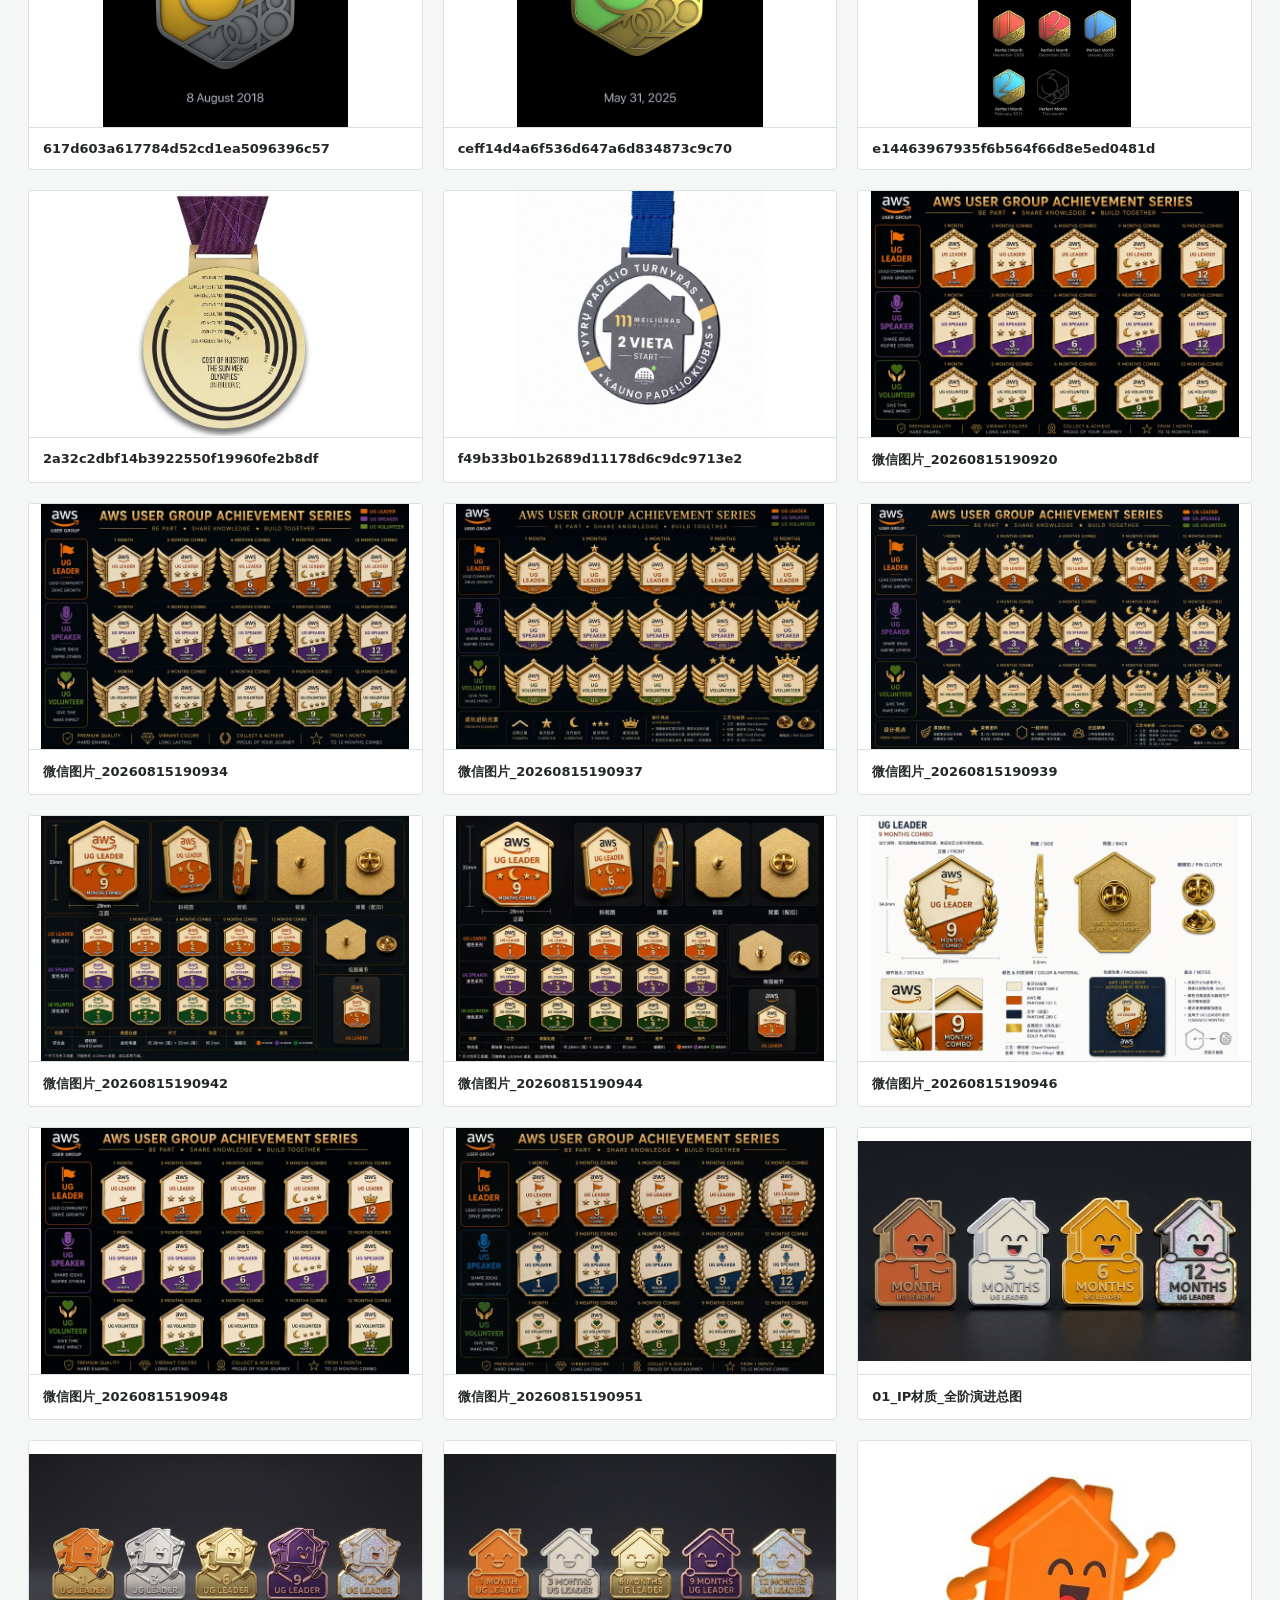
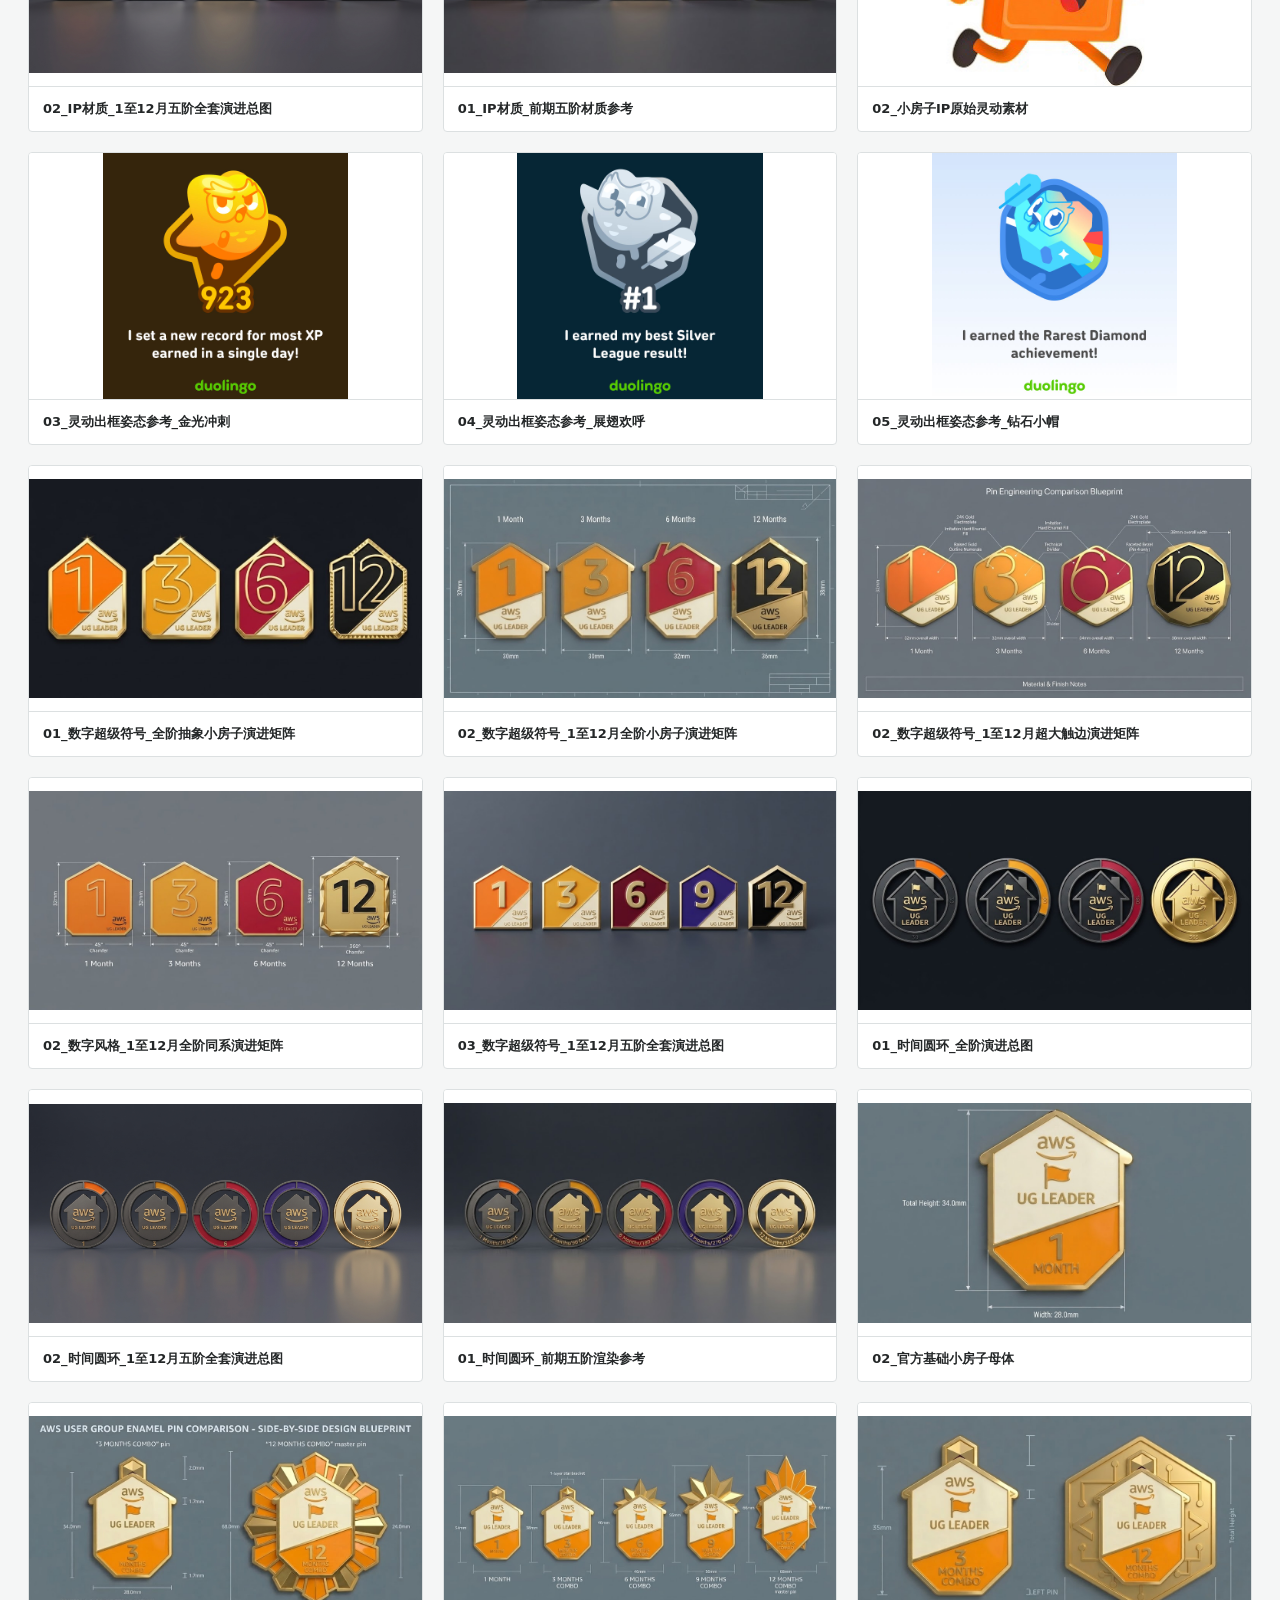
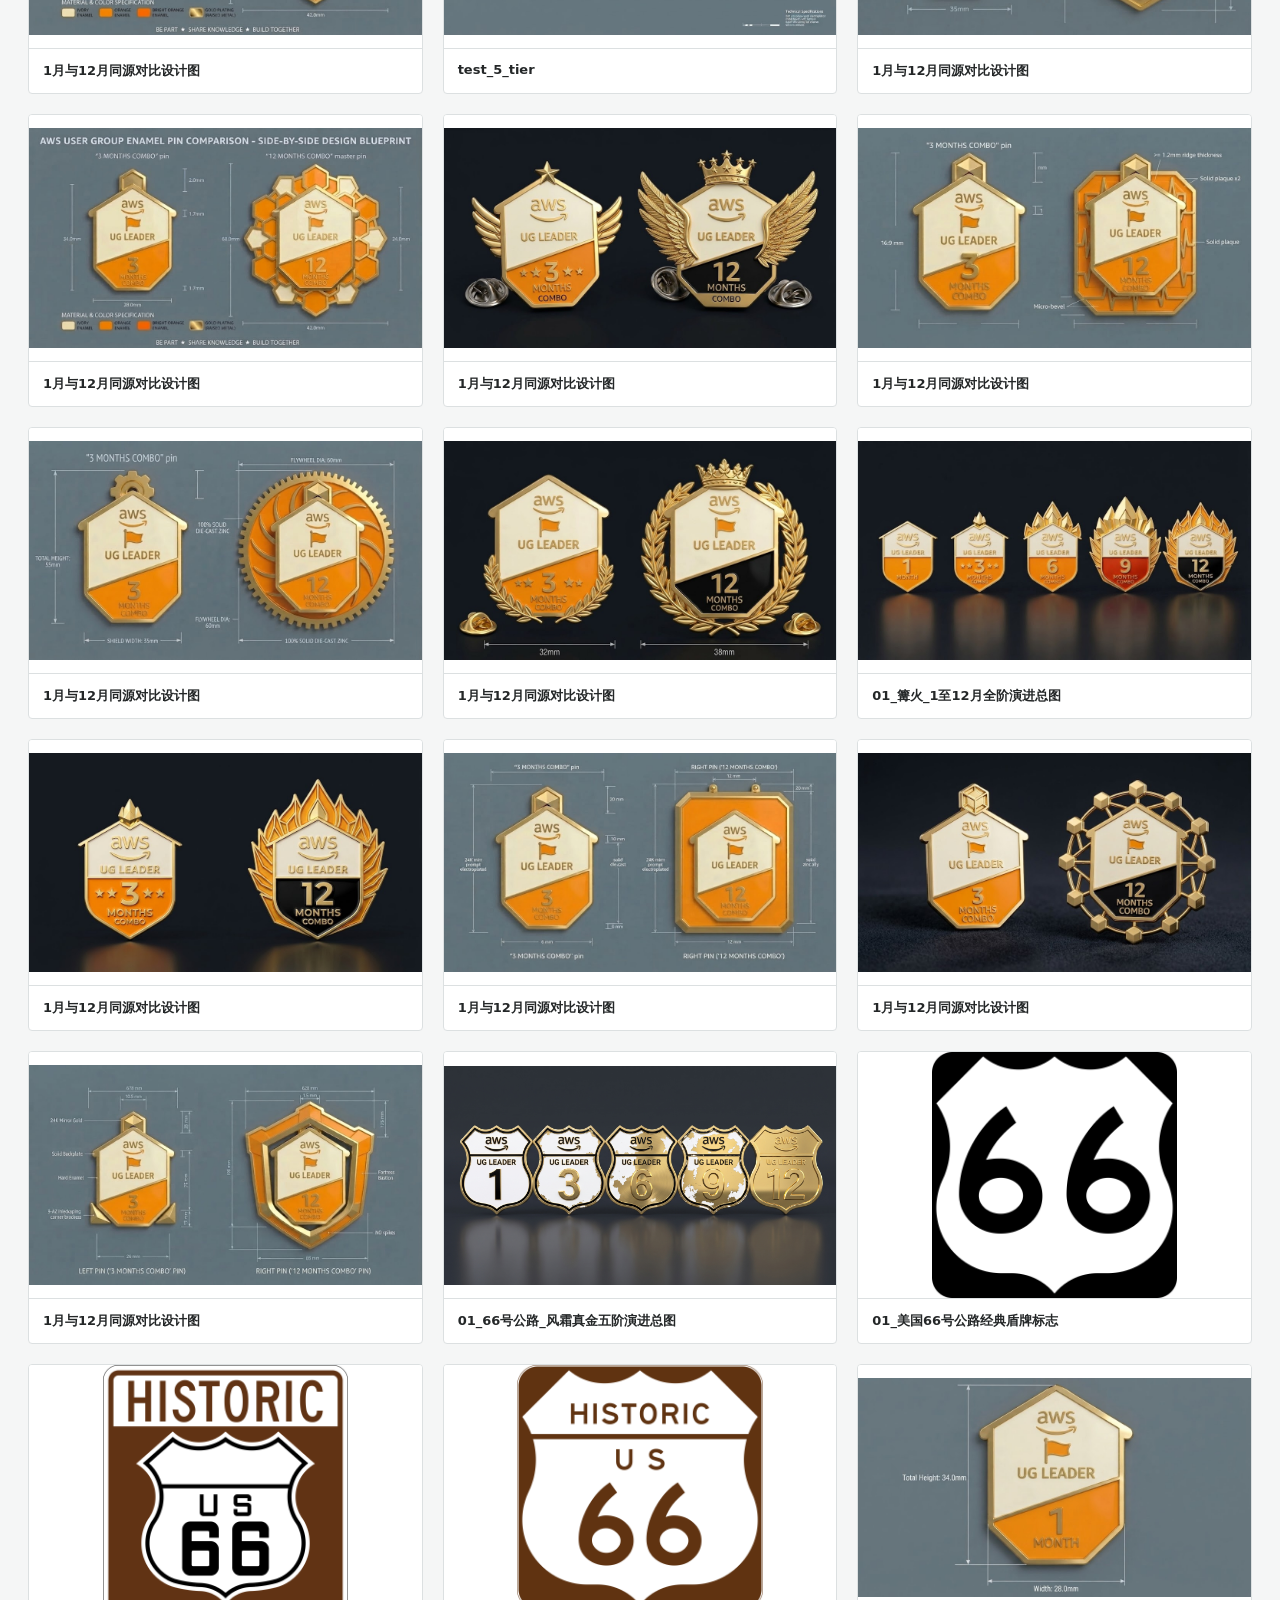
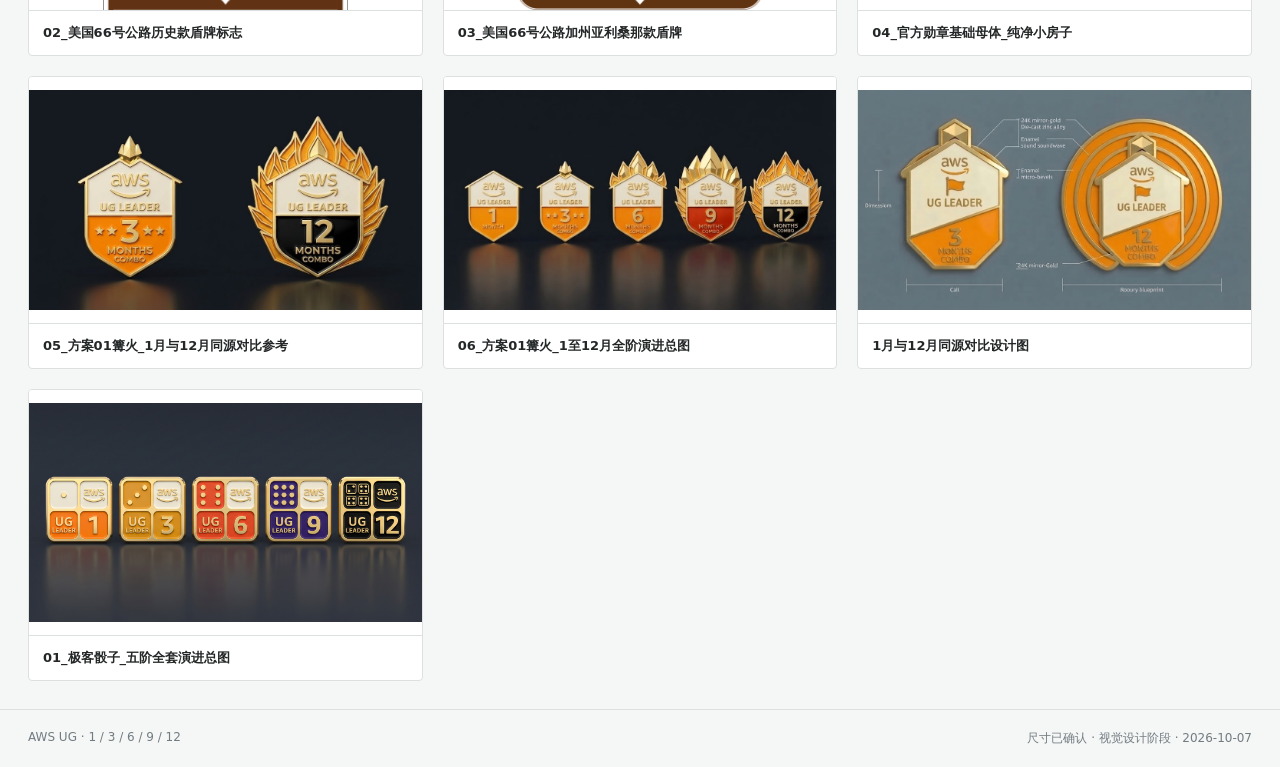
<file: design-archive.html>
<!doctype html>
<html lang="zh-CN"><head><meta charset="utf-8"><meta name="viewport" content="width=device-width,initial-scale=1"><title>历史档案 · AWS UG</title><link rel="icon" href="data:,"><link rel="stylesheet" href="assets/css/project.css"><script defer src="assets/vendor/project-lucide-0.468.0.min.js"></script><script defer src="assets/js/project.js"></script></head><body><header class="project-nav"><a class="project-brand" href="index.html">AWS UG · 徽章设计</a><nav aria-label="项目导航"><a href="index.html" >方案展示</a><a href="badge-dimensions.html" >尺寸与组装</a><a href="design-archive.html" aria-current="page">历史档案</a><a href="项目核心规范与Agent协作指南.md">项目规划</a></nav></header><main class="project-main"><div class="project-heading"><div><h1>历史档案</h1><p class="project-sub">既有方案与原始参考</p></div><small id="archive-count"></small></div><div class="archive-bar"><input id="archive-search" type="search" placeholder="搜索图纸" aria-label="搜索图纸"><select id="archive-category" aria-label="筛选方案"><option value="all">全部方案</option><option value="1月份入门勋章变体方案">1月份入门勋章变体方案</option><option value="参考图">参考图</option><option value="新视觉风格探索_IP材质篇">新视觉风格探索_IP材质篇</option><option value="新视觉风格探索_数字超级符号篇">新视觉风格探索_数字超级符号篇</option><option value="新视觉风格探索_时间圆环篇">新视觉风格探索_时间圆环篇</option><option value="方案01_创新星芒灯塔">方案01_创新星芒灯塔</option><option value="方案02_代码尖括号与Git分支">方案02_代码尖括号与Git分支</option><option value="方案03_微服务模块积木">方案03_微服务模块积木</option><option value="方案04_展翅羽翼">方案04_展翅羽翼</option><option value="方案04_社群活跃心跳脉冲">方案04_社群活跃心跳脉冲</option><option value="方案05_亚马逊动力飞轮">方案05_亚马逊动力飞轮</option><option value="方案05_荣耀月桂">方案05_荣耀月桂</option><option value="方案06_开源共筑篝火">方案06_开源共筑篝火</option><option value="方案07_终端命令行光标">方案07_终端命令行光标</option><option value="方案08_分布式拓扑节点">方案08_分布式拓扑节点</option><option value="方案09_MultiAZ高可用堡垒">方案09_MultiAZ高可用堡垒</option><option value="方案1.5_66号公路盾牌">方案1.5_66号公路盾牌</option><option value="方案10_讲师布道声浪">方案10_讲师布道声浪</option><option value="方案11_极客骰子四宫格">方案11_极客骰子四宫格</option></select></div><div class="scheme-grid archive-grid"><figure class="scheme" data-title="变体1_无旗帜极简款" data-category="1月份入门勋章变体方案"><button data-image="1月份入门勋章变体方案/变体1_无旗帜极简款.jpg" data-caption="变体1_无旗帜极简款" aria-label="查看 变体1_无旗帜极简款"><img src="1月份入门勋章变体方案/变体1_无旗帜极简款.jpg" alt="变体1_无旗帜极简款" loading="lazy"></button><figcaption><b>变体1_无旗帜极简款</b></figcaption></figure><figure class="scheme" data-title="变体2A_30天计时款" data-category="1月份入门勋章变体方案"><button data-image="1月份入门勋章变体方案/变体2A_30天计时款.jpg" data-caption="变体2A_30天计时款" aria-label="查看 变体2A_30天计时款"><img src="1月份入门勋章变体方案/变体2A_30天计时款.jpg" alt="变体2A_30天计时款" loading="lazy"></button><figcaption><b>变体2A_30天计时款</b></figcaption></figure><figure class="scheme" data-title="变体2B_360天年度巅峰款" data-category="1月份入门勋章变体方案"><button data-image="1月份入门勋章变体方案/变体2B_360天年度巅峰款.jpg" data-caption="变体2B_360天年度巅峰款" aria-label="查看 变体2B_360天年度巅峰款"><img src="1月份入门勋章变体方案/变体2B_360天年度巅峰款.jpg" alt="变体2B_360天年度巅峰款" loading="lazy"></button><figcaption><b>变体2B_360天年度巅峰款</b></figcaption></figure><figure class="scheme" data-title="变体3_半圆底水平分割款" data-category="1月份入门勋章变体方案"><button data-image="1月份入门勋章变体方案/变体3_半圆底水平分割款.jpg" data-caption="变体3_半圆底水平分割款" aria-label="查看 变体3_半圆底水平分割款"><img src="1月份入门勋章变体方案/变体3_半圆底水平分割款.jpg" alt="变体3_半圆底水平分割款" loading="lazy"></button><figcaption><b>变体3_半圆底水平分割款</b></figcaption></figure><figure class="scheme" data-title="clean_base_pin" data-category="参考图"><button data-image="参考图/clean_base_pin.jpg" data-caption="clean_base_pin" aria-label="查看 clean_base_pin"><img src="参考图/clean_base_pin.jpg" alt="clean_base_pin" loading="lazy"></button><figcaption><b>clean_base_pin</b></figcaption></figure><figure class="scheme" data-title="pure_1m_base_pin" data-category="参考图"><button data-image="参考图/pure_1m_base_pin.jpg" data-caption="pure_1m_base_pin" aria-label="查看 pure_1m_base_pin"><img src="参考图/pure_1m_base_pin.jpg" alt="pure_1m_base_pin" loading="lazy"></button><figcaption><b>pure_1m_base_pin</b></figcaption></figure><figure class="scheme" data-title="pure_house_pin" data-category="参考图"><button data-image="参考图/pure_house_pin.jpg" data-caption="pure_house_pin" aria-label="查看 pure_house_pin"><img src="参考图/pure_house_pin.jpg" alt="pure_house_pin" loading="lazy"></button><figcaption><b>pure_house_pin</b></figcaption></figure><figure class="scheme" data-title="118905dd82cd668964ff363c77755eb4" data-category="参考图"><button data-image="参考图/基础变种/吉祥物/118905dd82cd668964ff363c77755eb4.jpg" data-caption="118905dd82cd668964ff363c77755eb4" aria-label="查看 118905dd82cd668964ff363c77755eb4"><img src="参考图/基础变种/吉祥物/118905dd82cd668964ff363c77755eb4.jpg" alt="118905dd82cd668964ff363c77755eb4" loading="lazy"></button><figcaption><b>118905dd82cd668964ff363c77755eb4</b></figcaption></figure><figure class="scheme" data-title="551d6c8fdeaed99ab8c5ef91f6b9e2c7" data-category="参考图"><button data-image="参考图/基础变种/吉祥物/551d6c8fdeaed99ab8c5ef91f6b9e2c7.jpg" data-caption="551d6c8fdeaed99ab8c5ef91f6b9e2c7" aria-label="查看 551d6c8fdeaed99ab8c5ef91f6b9e2c7"><img src="参考图/基础变种/吉祥物/551d6c8fdeaed99ab8c5ef91f6b9e2c7.jpg" alt="551d6c8fdeaed99ab8c5ef91f6b9e2c7" loading="lazy"></button><figcaption><b>551d6c8fdeaed99ab8c5ef91f6b9e2c7</b></figcaption></figure><figure class="scheme" data-title="b8a21e0792701cee6b86427ceb9140c9" data-category="参考图"><button data-image="参考图/基础变种/吉祥物/b8a21e0792701cee6b86427ceb9140c9.jpg" data-caption="b8a21e0792701cee6b86427ceb9140c9" aria-label="查看 b8a21e0792701cee6b86427ceb9140c9"><img src="参考图/基础变种/吉祥物/b8a21e0792701cee6b86427ceb9140c9.jpg" alt="b8a21e0792701cee6b86427ceb9140c9" loading="lazy"></button><figcaption><b>b8a21e0792701cee6b86427ceb9140c9</b></figcaption></figure><figure class="scheme" data-title="ff6618d9c44c40b36d6200d2af9e4667" data-category="参考图"><button data-image="参考图/基础变种/吉祥物/ff6618d9c44c40b36d6200d2af9e4667.jpg" data-caption="ff6618d9c44c40b36d6200d2af9e4667" aria-label="查看 ff6618d9c44c40b36d6200d2af9e4667"><img src="参考图/基础变种/吉祥物/ff6618d9c44c40b36d6200d2af9e4667.jpg" alt="ff6618d9c44c40b36d6200d2af9e4667" loading="lazy"></button><figcaption><b>ff6618d9c44c40b36d6200d2af9e4667</b></figcaption></figure><figure class="scheme" data-title="小房子" data-category="参考图"><button data-image="参考图/基础变种/吉祥物/小房子.jpeg" data-caption="小房子" aria-label="查看 小房子"><img src="参考图/基础变种/吉祥物/小房子.jpeg" alt="小房子" loading="lazy"></button><figcaption><b>小房子</b></figcaption></figure><figure class="scheme" data-title="617d603a617784d52cd1ea5096396c57" data-category="参考图"><button data-image="参考图/基础变种/数字/617d603a617784d52cd1ea5096396c57.jpg" data-caption="617d603a617784d52cd1ea5096396c57" aria-label="查看 617d603a617784d52cd1ea5096396c57"><img src="参考图/基础变种/数字/617d603a617784d52cd1ea5096396c57.jpg" alt="617d603a617784d52cd1ea5096396c57" loading="lazy"></button><figcaption><b>617d603a617784d52cd1ea5096396c57</b></figcaption></figure><figure class="scheme" data-title="ceff14d4a6f536d647a6d834873c9c70" data-category="参考图"><button data-image="参考图/基础变种/数字/ceff14d4a6f536d647a6d834873c9c70.jpg" data-caption="ceff14d4a6f536d647a6d834873c9c70" aria-label="查看 ceff14d4a6f536d647a6d834873c9c70"><img src="参考图/基础变种/数字/ceff14d4a6f536d647a6d834873c9c70.jpg" alt="ceff14d4a6f536d647a6d834873c9c70" loading="lazy"></button><figcaption><b>ceff14d4a6f536d647a6d834873c9c70</b></figcaption></figure><figure class="scheme" data-title="e14463967935f6b564f66d8e5ed0481d" data-category="参考图"><button data-image="参考图/基础变种/数字/e14463967935f6b564f66d8e5ed0481d.jpg" data-caption="e14463967935f6b564f66d8e5ed0481d" aria-label="查看 e14463967935f6b564f66d8e5ed0481d"><img src="参考图/基础变种/数字/e14463967935f6b564f66d8e5ed0481d.jpg" alt="e14463967935f6b564f66d8e5ed0481d" loading="lazy"></button><figcaption><b>e14463967935f6b564f66d8e5ed0481d</b></figcaption></figure><figure class="scheme" data-title="2a32c2dbf14b3922550f19960fe2b8df" data-category="参考图"><button data-image="参考图/基础变种/时间圆环/2a32c2dbf14b3922550f19960fe2b8df.jpg" data-caption="2a32c2dbf14b3922550f19960fe2b8df" aria-label="查看 2a32c2dbf14b3922550f19960fe2b8df"><img src="参考图/基础变种/时间圆环/2a32c2dbf14b3922550f19960fe2b8df.jpg" alt="2a32c2dbf14b3922550f19960fe2b8df" loading="lazy"></button><figcaption><b>2a32c2dbf14b3922550f19960fe2b8df</b></figcaption></figure><figure class="scheme" data-title="f49b33b01b2689d11178d6c9dc9713e2" data-category="参考图"><button data-image="参考图/基础变种/时间圆环/f49b33b01b2689d11178d6c9dc9713e2.jpg" data-caption="f49b33b01b2689d11178d6c9dc9713e2" aria-label="查看 f49b33b01b2689d11178d6c9dc9713e2"><img src="参考图/基础变种/时间圆环/f49b33b01b2689d11178d6c9dc9713e2.jpg" alt="f49b33b01b2689d11178d6c9dc9713e2" loading="lazy"></button><figcaption><b>f49b33b01b2689d11178d6c9dc9713e2</b></figcaption></figure><figure class="scheme" data-title="微信图片_20260815190920" data-category="参考图"><button data-image="参考图/微信图片_20260815190920.jpg" data-caption="微信图片_20260815190920" aria-label="查看 微信图片_20260815190920"><img src="参考图/微信图片_20260815190920.jpg" alt="微信图片_20260815190920" loading="lazy"></button><figcaption><b>微信图片_20260815190920</b></figcaption></figure><figure class="scheme" data-title="微信图片_20260815190934" data-category="参考图"><button data-image="参考图/微信图片_20260815190934.jpg" data-caption="微信图片_20260815190934" aria-label="查看 微信图片_20260815190934"><img src="参考图/微信图片_20260815190934.jpg" alt="微信图片_20260815190934" loading="lazy"></button><figcaption><b>微信图片_20260815190934</b></figcaption></figure><figure class="scheme" data-title="微信图片_20260815190937" data-category="参考图"><button data-image="参考图/微信图片_20260815190937.jpg" data-caption="微信图片_20260815190937" aria-label="查看 微信图片_20260815190937"><img src="参考图/微信图片_20260815190937.jpg" alt="微信图片_20260815190937" loading="lazy"></button><figcaption><b>微信图片_20260815190937</b></figcaption></figure><figure class="scheme" data-title="微信图片_20260815190939" data-category="参考图"><button data-image="参考图/微信图片_20260815190939.jpg" data-caption="微信图片_20260815190939" aria-label="查看 微信图片_20260815190939"><img src="参考图/微信图片_20260815190939.jpg" alt="微信图片_20260815190939" loading="lazy"></button><figcaption><b>微信图片_20260815190939</b></figcaption></figure><figure class="scheme" data-title="微信图片_20260815190942" data-category="参考图"><button data-image="参考图/微信图片_20260815190942.jpg" data-caption="微信图片_20260815190942" aria-label="查看 微信图片_20260815190942"><img src="参考图/微信图片_20260815190942.jpg" alt="微信图片_20260815190942" loading="lazy"></button><figcaption><b>微信图片_20260815190942</b></figcaption></figure><figure class="scheme" data-title="微信图片_20260815190944" data-category="参考图"><button data-image="参考图/微信图片_20260815190944.jpg" data-caption="微信图片_20260815190944" aria-label="查看 微信图片_20260815190944"><img src="参考图/微信图片_20260815190944.jpg" alt="微信图片_20260815190944" loading="lazy"></button><figcaption><b>微信图片_20260815190944</b></figcaption></figure><figure class="scheme" data-title="微信图片_20260815190946" data-category="参考图"><button data-image="参考图/微信图片_20260815190946.jpg" data-caption="微信图片_20260815190946" aria-label="查看 微信图片_20260815190946"><img src="参考图/微信图片_20260815190946.jpg" alt="微信图片_20260815190946" loading="lazy"></button><figcaption><b>微信图片_20260815190946</b></figcaption></figure><figure class="scheme" data-title="微信图片_20260815190948" data-category="参考图"><button data-image="参考图/微信图片_20260815190948.jpg" data-caption="微信图片_20260815190948" aria-label="查看 微信图片_20260815190948"><img src="参考图/微信图片_20260815190948.jpg" alt="微信图片_20260815190948" loading="lazy"></button><figcaption><b>微信图片_20260815190948</b></figcaption></figure><figure class="scheme" data-title="微信图片_20260815190951" data-category="参考图"><button data-image="参考图/微信图片_20260815190951.jpg" data-caption="微信图片_20260815190951" aria-label="查看 微信图片_20260815190951"><img src="参考图/微信图片_20260815190951.jpg" alt="微信图片_20260815190951" loading="lazy"></button><figcaption><b>微信图片_20260815190951</b></figcaption></figure><figure class="scheme" data-title="01_IP材质_全阶演进总图" data-category="新视觉风格探索_IP材质篇"><button data-image="新视觉风格探索_IP材质篇/01_IP材质_全阶演进总图.jpg" data-caption="01_IP材质_全阶演进总图" aria-label="查看 01_IP材质_全阶演进总图"><img src="新视觉风格探索_IP材质篇/01_IP材质_全阶演进总图.jpg" alt="01_IP材质_全阶演进总图" loading="lazy"></button><figcaption><b>01_IP材质_全阶演进总图</b></figcaption></figure><figure class="scheme" data-title="02_IP材质_1至12月五阶全套演进总图" data-category="新视觉风格探索_IP材质篇"><button data-image="新视觉风格探索_IP材质篇/02_IP材质_1至12月五阶全套演进总图.jpg" data-caption="02_IP材质_1至12月五阶全套演进总图" aria-label="查看 02_IP材质_1至12月五阶全套演进总图"><img src="新视觉风格探索_IP材质篇/02_IP材质_1至12月五阶全套演进总图.jpg" alt="02_IP材质_1至12月五阶全套演进总图" loading="lazy"></button><figcaption><b>02_IP材质_1至12月五阶全套演进总图</b></figcaption></figure><figure class="scheme" data-title="01_IP材质_前期五阶材质参考" data-category="新视觉风格探索_IP材质篇"><button data-image="新视觉风格探索_IP材质篇/参考素材/01_IP材质_前期五阶材质参考.jpg" data-caption="01_IP材质_前期五阶材质参考" aria-label="查看 01_IP材质_前期五阶材质参考"><img src="新视觉风格探索_IP材质篇/参考素材/01_IP材质_前期五阶材质参考.jpg" alt="01_IP材质_前期五阶材质参考" loading="lazy"></button><figcaption><b>01_IP材质_前期五阶材质参考</b></figcaption></figure><figure class="scheme" data-title="02_小房子IP原始灵动素材" data-category="新视觉风格探索_IP材质篇"><button data-image="新视觉风格探索_IP材质篇/参考素材/02_小房子IP原始灵动素材.jpeg" data-caption="02_小房子IP原始灵动素材" aria-label="查看 02_小房子IP原始灵动素材"><img src="新视觉风格探索_IP材质篇/参考素材/02_小房子IP原始灵动素材.jpeg" alt="02_小房子IP原始灵动素材" loading="lazy"></button><figcaption><b>02_小房子IP原始灵动素材</b></figcaption></figure><figure class="scheme" data-title="03_灵动出框姿态参考_金光冲刺" data-category="新视觉风格探索_IP材质篇"><button data-image="新视觉风格探索_IP材质篇/参考素材/03_灵动出框姿态参考_金光冲刺.jpg" data-caption="03_灵动出框姿态参考_金光冲刺" aria-label="查看 03_灵动出框姿态参考_金光冲刺"><img src="新视觉风格探索_IP材质篇/参考素材/03_灵动出框姿态参考_金光冲刺.jpg" alt="03_灵动出框姿态参考_金光冲刺" loading="lazy"></button><figcaption><b>03_灵动出框姿态参考_金光冲刺</b></figcaption></figure><figure class="scheme" data-title="04_灵动出框姿态参考_展翅欢呼" data-category="新视觉风格探索_IP材质篇"><button data-image="新视觉风格探索_IP材质篇/参考素材/04_灵动出框姿态参考_展翅欢呼.jpg" data-caption="04_灵动出框姿态参考_展翅欢呼" aria-label="查看 04_灵动出框姿态参考_展翅欢呼"><img src="新视觉风格探索_IP材质篇/参考素材/04_灵动出框姿态参考_展翅欢呼.jpg" alt="04_灵动出框姿态参考_展翅欢呼" loading="lazy"></button><figcaption><b>04_灵动出框姿态参考_展翅欢呼</b></figcaption></figure><figure class="scheme" data-title="05_灵动出框姿态参考_钻石小帽" data-category="新视觉风格探索_IP材质篇"><button data-image="新视觉风格探索_IP材质篇/参考素材/05_灵动出框姿态参考_钻石小帽.jpg" data-caption="05_灵动出框姿态参考_钻石小帽" aria-label="查看 05_灵动出框姿态参考_钻石小帽"><img src="新视觉风格探索_IP材质篇/参考素材/05_灵动出框姿态参考_钻石小帽.jpg" alt="05_灵动出框姿态参考_钻石小帽" loading="lazy"></button><figcaption><b>05_灵动出框姿态参考_钻石小帽</b></figcaption></figure><figure class="scheme" data-title="01_数字超级符号_全阶抽象小房子演进矩阵" data-category="新视觉风格探索_数字超级符号篇"><button data-image="新视觉风格探索_数字超级符号篇/01_数字超级符号_全阶抽象小房子演进矩阵.jpg" data-caption="01_数字超级符号_全阶抽象小房子演进矩阵" aria-label="查看 01_数字超级符号_全阶抽象小房子演进矩阵"><img src="新视觉风格探索_数字超级符号篇/01_数字超级符号_全阶抽象小房子演进矩阵.jpg" alt="01_数字超级符号_全阶抽象小房子演进矩阵" loading="lazy"></button><figcaption><b>01_数字超级符号_全阶抽象小房子演进矩阵</b></figcaption></figure><figure class="scheme" data-title="02_数字超级符号_1至12月全阶小房子演进矩阵" data-category="新视觉风格探索_数字超级符号篇"><button data-image="新视觉风格探索_数字超级符号篇/02_数字超级符号_1至12月全阶小房子演进矩阵.jpg" data-caption="02_数字超级符号_1至12月全阶小房子演进矩阵" aria-label="查看 02_数字超级符号_1至12月全阶小房子演进矩阵"><img src="新视觉风格探索_数字超级符号篇/02_数字超级符号_1至12月全阶小房子演进矩阵.jpg" alt="02_数字超级符号_1至12月全阶小房子演进矩阵" loading="lazy"></button><figcaption><b>02_数字超级符号_1至12月全阶小房子演进矩阵</b></figcaption></figure><figure class="scheme" data-title="02_数字超级符号_1至12月超大触边演进矩阵" data-category="新视觉风格探索_数字超级符号篇"><button data-image="新视觉风格探索_数字超级符号篇/02_数字超级符号_1至12月超大触边演进矩阵.jpg" data-caption="02_数字超级符号_1至12月超大触边演进矩阵" aria-label="查看 02_数字超级符号_1至12月超大触边演进矩阵"><img src="新视觉风格探索_数字超级符号篇/02_数字超级符号_1至12月超大触边演进矩阵.jpg" alt="02_数字超级符号_1至12月超大触边演进矩阵" loading="lazy"></button><figcaption><b>02_数字超级符号_1至12月超大触边演进矩阵</b></figcaption></figure><figure class="scheme" data-title="02_数字风格_1至12月全阶同系演进矩阵" data-category="新视觉风格探索_数字超级符号篇"><button data-image="新视觉风格探索_数字超级符号篇/02_数字风格_1至12月全阶同系演进矩阵.jpg" data-caption="02_数字风格_1至12月全阶同系演进矩阵" aria-label="查看 02_数字风格_1至12月全阶同系演进矩阵"><img src="新视觉风格探索_数字超级符号篇/02_数字风格_1至12月全阶同系演进矩阵.jpg" alt="02_数字风格_1至12月全阶同系演进矩阵" loading="lazy"></button><figcaption><b>02_数字风格_1至12月全阶同系演进矩阵</b></figcaption></figure><figure class="scheme" data-title="03_数字超级符号_1至12月五阶全套演进总图" data-category="新视觉风格探索_数字超级符号篇"><button data-image="新视觉风格探索_数字超级符号篇/03_数字超级符号_1至12月五阶全套演进总图.jpg" data-caption="03_数字超级符号_1至12月五阶全套演进总图" aria-label="查看 03_数字超级符号_1至12月五阶全套演进总图"><img src="新视觉风格探索_数字超级符号篇/03_数字超级符号_1至12月五阶全套演进总图.jpg" alt="03_数字超级符号_1至12月五阶全套演进总图" loading="lazy"></button><figcaption><b>03_数字超级符号_1至12月五阶全套演进总图</b></figcaption></figure><figure class="scheme" data-title="01_时间圆环_全阶演进总图" data-category="新视觉风格探索_时间圆环篇"><button data-image="新视觉风格探索_时间圆环篇/01_时间圆环_全阶演进总图.jpg" data-caption="01_时间圆环_全阶演进总图" aria-label="查看 01_时间圆环_全阶演进总图"><img src="新视觉风格探索_时间圆环篇/01_时间圆环_全阶演进总图.jpg" alt="01_时间圆环_全阶演进总图" loading="lazy"></button><figcaption><b>01_时间圆环_全阶演进总图</b></figcaption></figure><figure class="scheme" data-title="02_时间圆环_1至12月五阶全套演进总图" data-category="新视觉风格探索_时间圆环篇"><button data-image="新视觉风格探索_时间圆环篇/02_时间圆环_1至12月五阶全套演进总图.jpg" data-caption="02_时间圆环_1至12月五阶全套演进总图" aria-label="查看 02_时间圆环_1至12月五阶全套演进总图"><img src="新视觉风格探索_时间圆环篇/02_时间圆环_1至12月五阶全套演进总图.jpg" alt="02_时间圆环_1至12月五阶全套演进总图" loading="lazy"></button><figcaption><b>02_时间圆环_1至12月五阶全套演进总图</b></figcaption></figure><figure class="scheme" data-title="01_时间圆环_前期五阶渲染参考" data-category="新视觉风格探索_时间圆环篇"><button data-image="新视觉风格探索_时间圆环篇/参考素材/01_时间圆环_前期五阶渲染参考.jpg" data-caption="01_时间圆环_前期五阶渲染参考" aria-label="查看 01_时间圆环_前期五阶渲染参考"><img src="新视觉风格探索_时间圆环篇/参考素材/01_时间圆环_前期五阶渲染参考.jpg" alt="01_时间圆环_前期五阶渲染参考" loading="lazy"></button><figcaption><b>01_时间圆环_前期五阶渲染参考</b></figcaption></figure><figure class="scheme" data-title="02_官方基础小房子母体" data-category="新视觉风格探索_时间圆环篇"><button data-image="新视觉风格探索_时间圆环篇/参考素材/02_官方基础小房子母体.jpg" data-caption="02_官方基础小房子母体" aria-label="查看 02_官方基础小房子母体"><img src="新视觉风格探索_时间圆环篇/参考素材/02_官方基础小房子母体.jpg" alt="02_官方基础小房子母体" loading="lazy"></button><figcaption><b>02_官方基础小房子母体</b></figcaption></figure><figure class="scheme" data-title="1月与12月同源对比设计图" data-category="方案01_创新星芒灯塔"><button data-image="方案01_创新星芒灯塔/1月与12月同源对比设计图.jpg" data-caption="1月与12月同源对比设计图" aria-label="查看 1月与12月同源对比设计图"><img src="方案01_创新星芒灯塔/1月与12月同源对比设计图.jpg" alt="1月与12月同源对比设计图" loading="lazy"></button><figcaption><b>1月与12月同源对比设计图</b></figcaption></figure><figure class="scheme" data-title="test_5_tier" data-category="方案01_创新星芒灯塔"><button data-image="方案01_创新星芒灯塔/test_5_tier.jpg" data-caption="test_5_tier" aria-label="查看 test_5_tier"><img src="方案01_创新星芒灯塔/test_5_tier.jpg" alt="test_5_tier" loading="lazy"></button><figcaption><b>test_5_tier</b></figcaption></figure><figure class="scheme" data-title="1月与12月同源对比设计图" data-category="方案02_代码尖括号与Git分支"><button data-image="方案02_代码尖括号与Git分支/1月与12月同源对比设计图.jpg" data-caption="1月与12月同源对比设计图" aria-label="查看 1月与12月同源对比设计图"><img src="方案02_代码尖括号与Git分支/1月与12月同源对比设计图.jpg" alt="1月与12月同源对比设计图" loading="lazy"></button><figcaption><b>1月与12月同源对比设计图</b></figcaption></figure><figure class="scheme" data-title="1月与12月同源对比设计图" data-category="方案03_微服务模块积木"><button data-image="方案03_微服务模块积木/1月与12月同源对比设计图.jpg" data-caption="1月与12月同源对比设计图" aria-label="查看 1月与12月同源对比设计图"><img src="方案03_微服务模块积木/1月与12月同源对比设计图.jpg" alt="1月与12月同源对比设计图" loading="lazy"></button><figcaption><b>1月与12月同源对比设计图</b></figcaption></figure><figure class="scheme" data-title="1月与12月同源对比设计图" data-category="方案04_展翅羽翼"><button data-image="方案04_展翅羽翼/1月与12月同源对比设计图.jpg" data-caption="1月与12月同源对比设计图" aria-label="查看 1月与12月同源对比设计图"><img src="方案04_展翅羽翼/1月与12月同源对比设计图.jpg" alt="1月与12月同源对比设计图" loading="lazy"></button><figcaption><b>1月与12月同源对比设计图</b></figcaption></figure><figure class="scheme" data-title="1月与12月同源对比设计图" data-category="方案04_社群活跃心跳脉冲"><button data-image="方案04_社群活跃心跳脉冲/1月与12月同源对比设计图.jpg" data-caption="1月与12月同源对比设计图" aria-label="查看 1月与12月同源对比设计图"><img src="方案04_社群活跃心跳脉冲/1月与12月同源对比设计图.jpg" alt="1月与12月同源对比设计图" loading="lazy"></button><figcaption><b>1月与12月同源对比设计图</b></figcaption></figure><figure class="scheme" data-title="1月与12月同源对比设计图" data-category="方案05_亚马逊动力飞轮"><button data-image="方案05_亚马逊动力飞轮/1月与12月同源对比设计图.jpg" data-caption="1月与12月同源对比设计图" aria-label="查看 1月与12月同源对比设计图"><img src="方案05_亚马逊动力飞轮/1月与12月同源对比设计图.jpg" alt="1月与12月同源对比设计图" loading="lazy"></button><figcaption><b>1月与12月同源对比设计图</b></figcaption></figure><figure class="scheme" data-title="1月与12月同源对比设计图" data-category="方案05_荣耀月桂"><button data-image="方案05_荣耀月桂/1月与12月同源对比设计图.jpg" data-caption="1月与12月同源对比设计图" aria-label="查看 1月与12月同源对比设计图"><img src="方案05_荣耀月桂/1月与12月同源对比设计图.jpg" alt="1月与12月同源对比设计图" loading="lazy"></button><figcaption><b>1月与12月同源对比设计图</b></figcaption></figure><figure class="scheme" data-title="01_篝火_1至12月全阶演进总图" data-category="方案06_开源共筑篝火"><button data-image="方案06_开源共筑篝火/01_篝火_1至12月全阶演进总图.jpg" data-caption="01_篝火_1至12月全阶演进总图" aria-label="查看 01_篝火_1至12月全阶演进总图"><img src="方案06_开源共筑篝火/01_篝火_1至12月全阶演进总图.jpg" alt="01_篝火_1至12月全阶演进总图" loading="lazy"></button><figcaption><b>01_篝火_1至12月全阶演进总图</b></figcaption></figure><figure class="scheme" data-title="1月与12月同源对比设计图" data-category="方案06_开源共筑篝火"><button data-image="方案06_开源共筑篝火/1月与12月同源对比设计图.jpg" data-caption="1月与12月同源对比设计图" aria-label="查看 1月与12月同源对比设计图"><img src="方案06_开源共筑篝火/1月与12月同源对比设计图.jpg" alt="1月与12月同源对比设计图" loading="lazy"></button><figcaption><b>1月与12月同源对比设计图</b></figcaption></figure><figure class="scheme" data-title="1月与12月同源对比设计图" data-category="方案07_终端命令行光标"><button data-image="方案07_终端命令行光标/1月与12月同源对比设计图.jpg" data-caption="1月与12月同源对比设计图" aria-label="查看 1月与12月同源对比设计图"><img src="方案07_终端命令行光标/1月与12月同源对比设计图.jpg" alt="1月与12月同源对比设计图" loading="lazy"></button><figcaption><b>1月与12月同源对比设计图</b></figcaption></figure><figure class="scheme" data-title="1月与12月同源对比设计图" data-category="方案08_分布式拓扑节点"><button data-image="方案08_分布式拓扑节点/1月与12月同源对比设计图.jpg" data-caption="1月与12月同源对比设计图" aria-label="查看 1月与12月同源对比设计图"><img src="方案08_分布式拓扑节点/1月与12月同源对比设计图.jpg" alt="1月与12月同源对比设计图" loading="lazy"></button><figcaption><b>1月与12月同源对比设计图</b></figcaption></figure><figure class="scheme" data-title="1月与12月同源对比设计图" data-category="方案09_MultiAZ高可用堡垒"><button data-image="方案09_MultiAZ高可用堡垒/1月与12月同源对比设计图.jpg" data-caption="1月与12月同源对比设计图" aria-label="查看 1月与12月同源对比设计图"><img src="方案09_MultiAZ高可用堡垒/1月与12月同源对比设计图.jpg" alt="1月与12月同源对比设计图" loading="lazy"></button><figcaption><b>1月与12月同源对比设计图</b></figcaption></figure><figure class="scheme" data-title="01_66号公路_风霜真金五阶演进总图" data-category="方案1.5_66号公路盾牌"><button data-image="方案1.5_66号公路盾牌/01_66号公路_风霜真金五阶演进总图.jpg" data-caption="01_66号公路_风霜真金五阶演进总图" aria-label="查看 01_66号公路_风霜真金五阶演进总图"><img src="方案1.5_66号公路盾牌/01_66号公路_风霜真金五阶演进总图.jpg" alt="01_66号公路_风霜真金五阶演进总图" loading="lazy"></button><figcaption><b>01_66号公路_风霜真金五阶演进总图</b></figcaption></figure><figure class="scheme" data-title="01_美国66号公路经典盾牌标志" data-category="方案1.5_66号公路盾牌"><button data-image="方案1.5_66号公路盾牌/参考素材/01_美国66号公路经典盾牌标志.png" data-caption="01_美国66号公路经典盾牌标志" aria-label="查看 01_美国66号公路经典盾牌标志"><img src="方案1.5_66号公路盾牌/参考素材/01_美国66号公路经典盾牌标志.png" alt="01_美国66号公路经典盾牌标志" loading="lazy"></button><figcaption><b>01_美国66号公路经典盾牌标志</b></figcaption></figure><figure class="scheme" data-title="02_美国66号公路历史款盾牌标志" data-category="方案1.5_66号公路盾牌"><button data-image="方案1.5_66号公路盾牌/参考素材/02_美国66号公路历史款盾牌标志.png" data-caption="02_美国66号公路历史款盾牌标志" aria-label="查看 02_美国66号公路历史款盾牌标志"><img src="方案1.5_66号公路盾牌/参考素材/02_美国66号公路历史款盾牌标志.png" alt="02_美国66号公路历史款盾牌标志" loading="lazy"></button><figcaption><b>02_美国66号公路历史款盾牌标志</b></figcaption></figure><figure class="scheme" data-title="03_美国66号公路加州亚利桑那款盾牌" data-category="方案1.5_66号公路盾牌"><button data-image="方案1.5_66号公路盾牌/参考素材/03_美国66号公路加州亚利桑那款盾牌.png" data-caption="03_美国66号公路加州亚利桑那款盾牌" aria-label="查看 03_美国66号公路加州亚利桑那款盾牌"><img src="方案1.5_66号公路盾牌/参考素材/03_美国66号公路加州亚利桑那款盾牌.png" alt="03_美国66号公路加州亚利桑那款盾牌" loading="lazy"></button><figcaption><b>03_美国66号公路加州亚利桑那款盾牌</b></figcaption></figure><figure class="scheme" data-title="04_官方勋章基础母体_纯净小房子" data-category="方案1.5_66号公路盾牌"><button data-image="方案1.5_66号公路盾牌/参考素材/04_官方勋章基础母体_纯净小房子.jpg" data-caption="04_官方勋章基础母体_纯净小房子" aria-label="查看 04_官方勋章基础母体_纯净小房子"><img src="方案1.5_66号公路盾牌/参考素材/04_官方勋章基础母体_纯净小房子.jpg" alt="04_官方勋章基础母体_纯净小房子" loading="lazy"></button><figcaption><b>04_官方勋章基础母体_纯净小房子</b></figcaption></figure><figure class="scheme" data-title="05_方案01篝火_1月与12月同源对比参考" data-category="方案1.5_66号公路盾牌"><button data-image="方案1.5_66号公路盾牌/参考素材/05_方案01篝火_1月与12月同源对比参考.jpg" data-caption="05_方案01篝火_1月与12月同源对比参考" aria-label="查看 05_方案01篝火_1月与12月同源对比参考"><img src="方案1.5_66号公路盾牌/参考素材/05_方案01篝火_1月与12月同源对比参考.jpg" alt="05_方案01篝火_1月与12月同源对比参考" loading="lazy"></button><figcaption><b>05_方案01篝火_1月与12月同源对比参考</b></figcaption></figure><figure class="scheme" data-title="06_方案01篝火_1至12月全阶演进总图" data-category="方案1.5_66号公路盾牌"><button data-image="方案1.5_66号公路盾牌/参考素材/06_方案01篝火_1至12月全阶演进总图.jpg" data-caption="06_方案01篝火_1至12月全阶演进总图" aria-label="查看 06_方案01篝火_1至12月全阶演进总图"><img src="方案1.5_66号公路盾牌/参考素材/06_方案01篝火_1至12月全阶演进总图.jpg" alt="06_方案01篝火_1至12月全阶演进总图" loading="lazy"></button><figcaption><b>06_方案01篝火_1至12月全阶演进总图</b></figcaption></figure><figure class="scheme" data-title="1月与12月同源对比设计图" data-category="方案10_讲师布道声浪"><button data-image="方案10_讲师布道声浪/1月与12月同源对比设计图.jpg" data-caption="1月与12月同源对比设计图" aria-label="查看 1月与12月同源对比设计图"><img src="方案10_讲师布道声浪/1月与12月同源对比设计图.jpg" alt="1月与12月同源对比设计图" loading="lazy"></button><figcaption><b>1月与12月同源对比设计图</b></figcaption></figure><figure class="scheme" data-title="01_极客骰子_五阶全套演进总图" data-category="方案11_极客骰子四宫格"><button data-image="方案11_极客骰子四宫格/01_极客骰子_五阶全套演进总图.jpg" data-caption="01_极客骰子_五阶全套演进总图" aria-label="查看 01_极客骰子_五阶全套演进总图"><img src="方案11_极客骰子四宫格/01_极客骰子_五阶全套演进总图.jpg" alt="01_极客骰子_五阶全套演进总图" loading="lazy"></button><figcaption><b>01_极客骰子_五阶全套演进总图</b></figcaption></figure></div><p class="archive-empty" id="archive-empty" hidden>没有匹配的图纸</p></main><footer class="project-footer"><span>AWS UG · 1 / 3 / 6 / 9 / 12</span><span>尺寸已确认 · 视觉设计阶段 · 2026-10-07</span></footer><dialog class="project-dialog" id="project-dialog" aria-label="查看设计原图"><div class="project-dialog-bar"><span data-caption></span><div class="dialog-tools"><button class="icon-btn" data-prev title="上一张" aria-label="上一张"><i data-lucide="chevron-left"></i></button><button class="icon-btn" data-next title="下一张" aria-label="下一张"><i data-lucide="chevron-right"></i></button><a class="icon-btn" data-original target="_blank" rel="noopener" title="打开原图" aria-label="打开原图"><i data-lucide="external-link"></i></a><button class="icon-btn" data-zoom title="原尺寸 / 适合屏幕" aria-label="原尺寸 / 适合屏幕" aria-pressed="false"><i data-lucide="zoom-in"></i></button><button class="icon-btn" data-close title="关闭" aria-label="关闭"><i data-lucide="x"></i></button></div></div><div class="project-dialog-stage"><img alt=""></div></dialog></body></html>
</file>
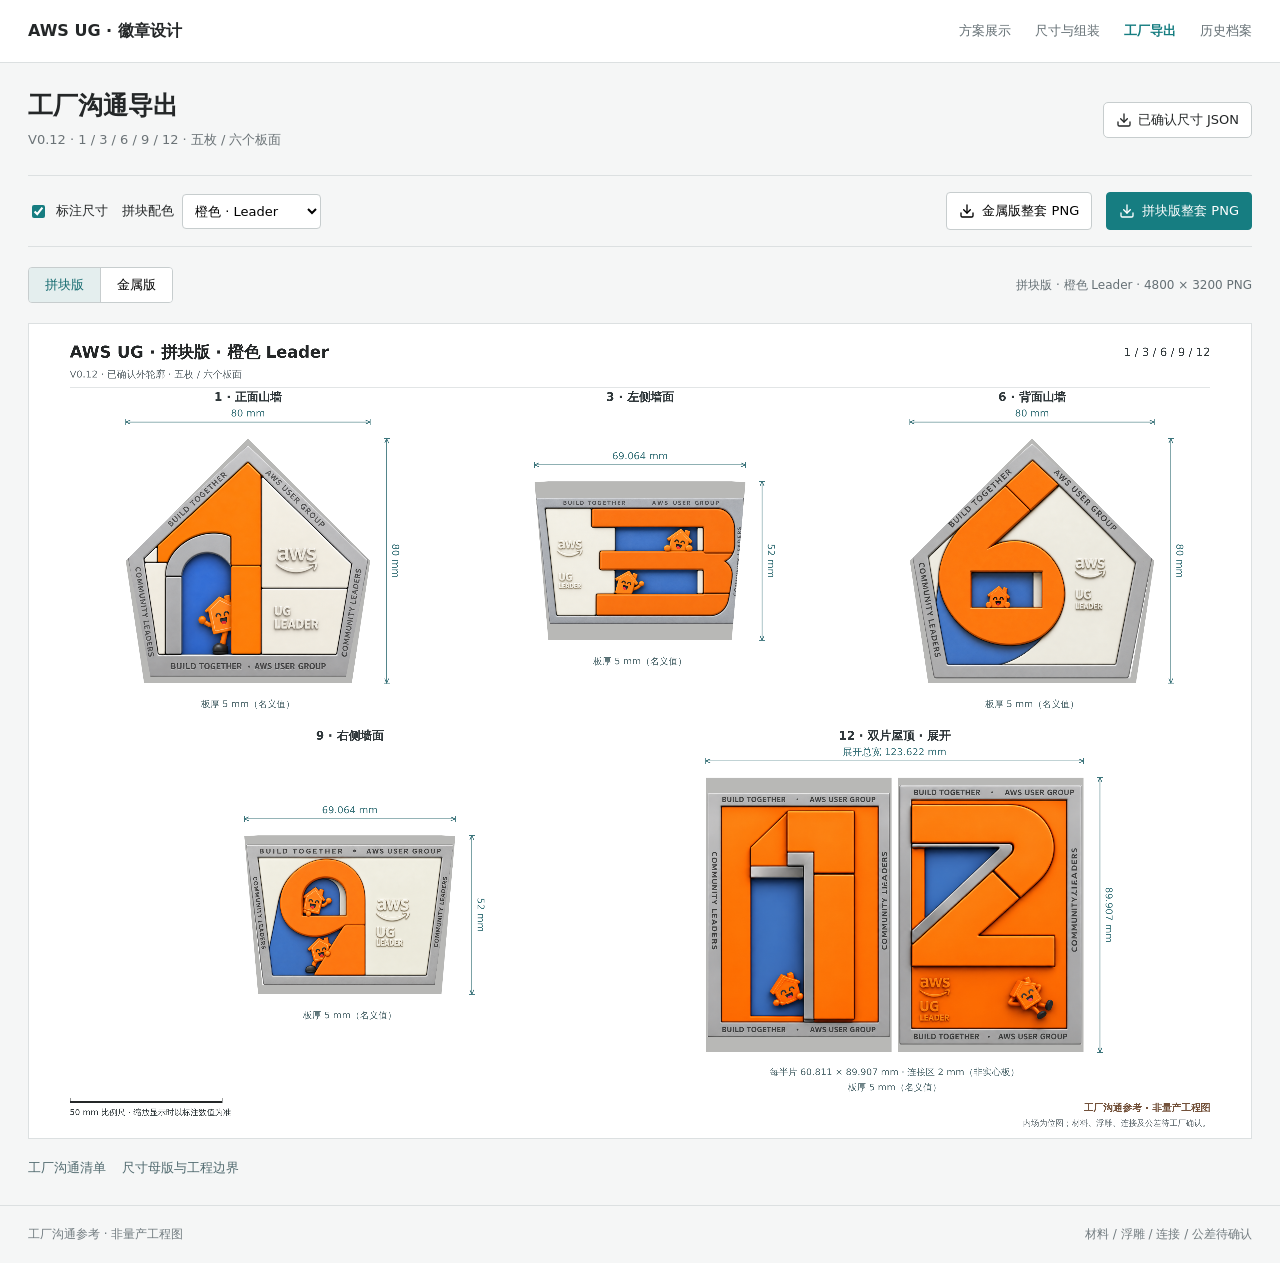
<file: factory-export.html>
<!doctype html>
<html lang="zh-CN">
<head>
  <meta charset="utf-8">
  <meta name="viewport" content="width=device-width,initial-scale=1">
  <title>工厂沟通导出 · AWS UG</title>
  <link rel="icon" href="data:,">
  <link rel="stylesheet" href="assets/css/project.css">
  <link rel="stylesheet" href="assets/css/factory-export.css">
  <script defer src="assets/vendor/project-lucide-0.468.0.min.js"></script>
  <script defer src="assets/js/project.js"></script>
  <script defer src="data/approved-dimensions.js"></script>
  <script defer src="assets/js/badge-artwork.js"></script>
  <script defer src="assets/js/badge-factory-export.js"></script>
  <script defer src="assets/js/factory-export-page.js"></script>
</head>
<body>
  <header class="project-nav">
    <a class="project-brand" href="index.html">AWS UG · 徽章设计</a>
    <nav aria-label="项目导航">
      <a href="index.html">方案展示</a>
      <a href="badge-dimensions.html">尺寸与组装</a>
      <a href="factory-export.html" aria-current="page">工厂导出</a>
      <a href="design-archive.html">历史档案</a>
    </nav>
  </header>
  <main class="project-main">
    <div class="project-heading export-heading">
      <div><h1>工厂沟通导出</h1><p class="project-sub">V0.12 · 1 / 3 / 6 / 9 / 12 · 五枚 / 六个板面</p></div>
      <a class="project-btn" href="specs/approved/house-v012.json" download><i data-lucide="download"></i>已确认尺寸 JSON</a>
    </div>
    <div class="export-toolbar">
      <div class="export-options">
        <label><input id="exportDimensions" type="checkbox" checked>标注尺寸</label>
        <label for="exportPalette">拼块配色<select id="exportPalette"><option value="leader">橙色 · Leader</option><option value="speaker">绿色 · Speaker</option><option value="volunteer">紫色 · Volunteer</option></select></label>
      </div>
      <div class="export-downloads">
        <button id="downloadMetal" disabled><i data-lucide="download"></i>金属版整套 PNG</button>
        <button id="downloadPuzzle" disabled><i data-lucide="download"></i>拼块版整套 PNG</button>
      </div>
    </div>
    <div class="export-preview-head">
      <div class="export-tabs" aria-label="导出预览">
        <button data-export-view="puzzle" aria-pressed="true">拼块版</button>
        <button data-export-view="metal" aria-pressed="false">金属版</button>
      </div>
      <span class="export-status" id="exportStatus" role="status">正在加载…</span>
    </div>
    <p class="export-error" id="exportError" role="alert"></p>
    <div class="export-sheet" id="sheetPreview" aria-busy="true"></div>
    <div class="export-docs"><a href="docs/factory-sampling-handoff.md">工厂沟通清单</a><a href="specs/approved/README.md">尺寸母版与工程边界</a></div>
  </main>
  <footer class="project-footer"><span>工厂沟通参考 · 非量产工程图</span><span>材料 / 浮雕 / 连接 / 公差待确认</span></footer>
</body>
</html>
</file>
<file: assets/css/project.css>
:root{font-family:system-ui,-apple-system,"PingFang SC",sans-serif;letter-spacing:0;color:#242728;background:#f5f6f6;--line:#dce0e1;--teal:#167d81}*{box-sizing:border-box}body{margin:0}a{color:inherit;text-decoration:none}button,input,select{font:inherit}button,a,input,select{touch-action:manipulation}button{cursor:pointer}button:focus-visible,a:focus-visible,input:focus-visible{outline:3px solid #76bec3;outline-offset:3px}[hidden]{display:none!important}.project-nav{display:flex;justify-content:space-between;align-items:center;gap:20px;padding:18px 28px;border-bottom:1px solid var(--line);background:#fff}.project-brand{font-size:16px;font-weight:650}.project-nav nav{display:flex;gap:24px;align-items:center;flex-wrap:wrap}.project-nav nav a{font-size:13px;color:#657075;padding:4px 0}.project-nav nav a[aria-current=page]{color:var(--teal);font-weight:650}.project-nav+.project-main{padding-top:26px}.project-main{max-width:1440px;margin:auto;padding:28px}.project-heading{display:flex;justify-content:space-between;align-items:center;gap:20px;margin-bottom:22px}h1{font-size:25px;margin:0;font-weight:650}h2{font-size:16px;margin:0;font-weight:650}h3{font-size:14px;margin:0}p{margin:0;line-height:1.7}.project-sub{font-size:13px;color:#6b7377;margin-top:7px}.project-actions{display:flex;gap:8px;flex-wrap:wrap}.project-actions a,.project-btn{border:1px solid #c7cdce;background:#fff;border-radius:5px;padding:8px 12px;font-size:13px;display:inline-flex;align-items:center;gap:6px}.project-actions a:hover,.project-btn:hover{background:#edf1f1}.project-actions svg,.project-btn svg,.icon-btn svg{width:16px;height:16px}.project-section{padding:26px 0;border-top:1px solid var(--line)}.project-section-head{display:flex;justify-content:space-between;align-items:center;gap:20px;margin-bottom:18px}.project-section-head small{font-size:12px;color:#747c80}.scheme-grid{display:grid;grid-template-columns:repeat(3,minmax(0,1fr));gap:20px}.scheme{margin:0;min-width:0;background:white;border:1px solid var(--line);border-radius:4px;overflow:hidden}.scheme button{display:block;width:100%;border:0;padding:0;background:white;cursor:zoom-in}.scheme img{display:block;width:100%;aspect-ratio:1;object-fit:contain}.scheme figcaption{padding:13px 14px;display:flex;justify-content:space-between;align-items:center;font-size:13px;gap:10px;border-top:1px solid var(--line)}.scheme .preferred{color:var(--teal);font-size:11px;white-space:nowrap}.scheme p{padding:0 14px 13px;font-size:12px;color:#707a7d}.contour-grid{display:grid;grid-template-columns:repeat(5,minmax(0,1fr));background:white;border:1px solid var(--line)}.contour-item{padding:18px;border-right:1px solid var(--line);min-width:0}.contour-item:last-child{border-right:0}.contour-item img{width:100%;height:160px;object-fit:contain;display:block;margin:12px 0}.contour-item b{font-size:13px}.contour-item small{font-size:11px;display:block;color:#6c757a;margin-top:7px}.project-table{overflow:auto;background:white}.project-table table{border-collapse:collapse;width:100%;font-size:13px;text-align:left;white-space:nowrap}.project-table th,.project-table td{padding:12px 16px;border-bottom:1px solid var(--line)}.project-table th{color:#707a7d;font-weight:500}.project-footer{display:flex;justify-content:space-between;gap:16px;padding:20px 28px;border-top:1px solid var(--line);font-size:12px;color:#727c80}.archive-bar{display:flex;gap:12px;align-items:center;flex-wrap:wrap;margin-bottom:20px}.archive-bar input{padding:9px 12px;border:1px solid #c7cdce;border-radius:4px;background:white;min-width:0;width:260px}.archive-bar select{padding:9px 12px;border:1px solid #c7cdce;border-radius:4px;background:white}.archive-grid .scheme img{aspect-ratio:16/10}.project-dialog{border:1px solid var(--line);border-radius:5px;padding:0;width:min(1200px,95vw);max-width:95vw;background:#fff;max-height:94vh}.project-dialog::backdrop{background:rgba(24,32,33,.65)}.project-dialog-bar{display:flex;justify-content:space-between;align-items:center;gap:12px;padding:12px 16px;border-bottom:1px solid var(--line);font-size:13px}.dialog-tools{display:flex;gap:8px;align-items:center}.icon-btn{width:34px;height:34px;display:inline-flex;align-items:center;justify-content:center;border:1px solid #c7cdce;background:white;border-radius:4px;cursor:pointer}.project-dialog-stage{overflow:auto;max-height:calc(94vh - 64px);display:grid;place-items:center;background:#f5f6f6;padding:16px}.project-dialog-stage img{display:block;max-width:100%;max-height:calc(94vh - 100px);object-fit:contain}.project-dialog-stage.zoom img{max-width:none;max-height:none}.archive-empty{font-size:13px;color:#747c80;padding:24px 0}.project-nav{position:relative;z-index:5}.workbench .project-nav{padding:15px 28px}.workbench .project-nav nav a{padding:4px 0}.workbench header:not(.project-nav){padding-top:18px}@media(max-width:900px){.scheme-grid{grid-template-columns:repeat(2,minmax(0,1fr))}.contour-grid{grid-template-columns:repeat(3,minmax(0,1fr))}.contour-item{border-bottom:1px solid var(--line)}}@media(max-width:650px){.project-nav{align-items:flex-start;flex-direction:column;padding:16px;gap:12px}.project-nav nav{gap:18px}.project-main{padding:22px 16px}.project-heading{align-items:flex-start;flex-direction:column}.scheme-grid{grid-template-columns:1fr}.contour-grid{grid-template-columns:repeat(2,minmax(0,1fr))}.contour-item img{height:130px}.project-section-head{align-items:flex-start;gap:10px;flex-direction:column}.project-footer{padding:18px 16px;flex-direction:column}.archive-bar input{width:100%}.workbench .project-nav{padding:16px}}@media print{.project-nav,.project-actions,.archive-bar,.project-dialog{display:none}.project-main{padding:0}.scheme-grid{grid-template-columns:repeat(3,1fr)}}
</file>
<file: assets/css/factory-export.css>
.export-heading{margin-bottom:24px}
.export-toolbar{display:flex;gap:20px;align-items:center;justify-content:space-between;flex-wrap:wrap;border-top:1px solid var(--line);border-bottom:1px solid var(--line);padding:16px 0}
.export-options,.export-downloads{display:flex;align-items:center;gap:14px;flex-wrap:wrap}
.export-options label{display:flex;align-items:center;gap:8px;font-size:13px}
.export-options input{accent-color:var(--teal)}
.export-options select{padding:8px;border:1px solid #c7cdce;border-radius:4px;background:#fff;max-width:100%}
.export-downloads button{display:inline-flex;align-items:center;gap:7px;padding:9px 12px;background:#fff;border:1px solid #c7cdce;border-radius:4px;font-size:13px}
.export-downloads button:last-child{background:#167d81;color:#fff;border-color:#167d81}
.export-downloads svg{width:16px;height:16px}
button:disabled,select:disabled{opacity:.55;cursor:wait}
.export-preview-head{display:flex;align-items:center;justify-content:space-between;gap:16px;flex-wrap:wrap;padding:20px 0}
.export-tabs{display:flex;border:1px solid #c7cdce;border-radius:4px;overflow:hidden}
.export-tabs button{border:0;background:#fff;font-size:13px;padding:8px 16px}
.export-tabs button[aria-pressed=true]{background:#e4eeee;color:#166b70}
.export-tabs button+button{border-left:1px solid #c7cdce}
.export-status{font-size:12px;color:#657075}
.export-error{font-size:13px;color:#aa3926;margin-bottom:12px}
.export-error:empty{display:none}
.export-sheet{background:#fff;border:1px solid var(--line);width:100%;aspect-ratio:3/2;overflow:hidden}
.export-sheet canvas{display:block;width:100%;height:auto}
.export-sheet[aria-busy=true]{opacity:.6}
.export-docs{margin-top:20px;display:flex;gap:16px;flex-wrap:wrap;font-size:13px;color:#526b70}
@media(max-width:650px){.export-toolbar{gap:16px}.export-options{gap:12px}.export-downloads{width:100%;gap:8px}.export-downloads button{flex:1;justify-content:center}.export-preview-head{align-items:flex-start;flex-direction:column}.export-status{line-height:1.6}.export-options label{flex-wrap:wrap}}
</file>
